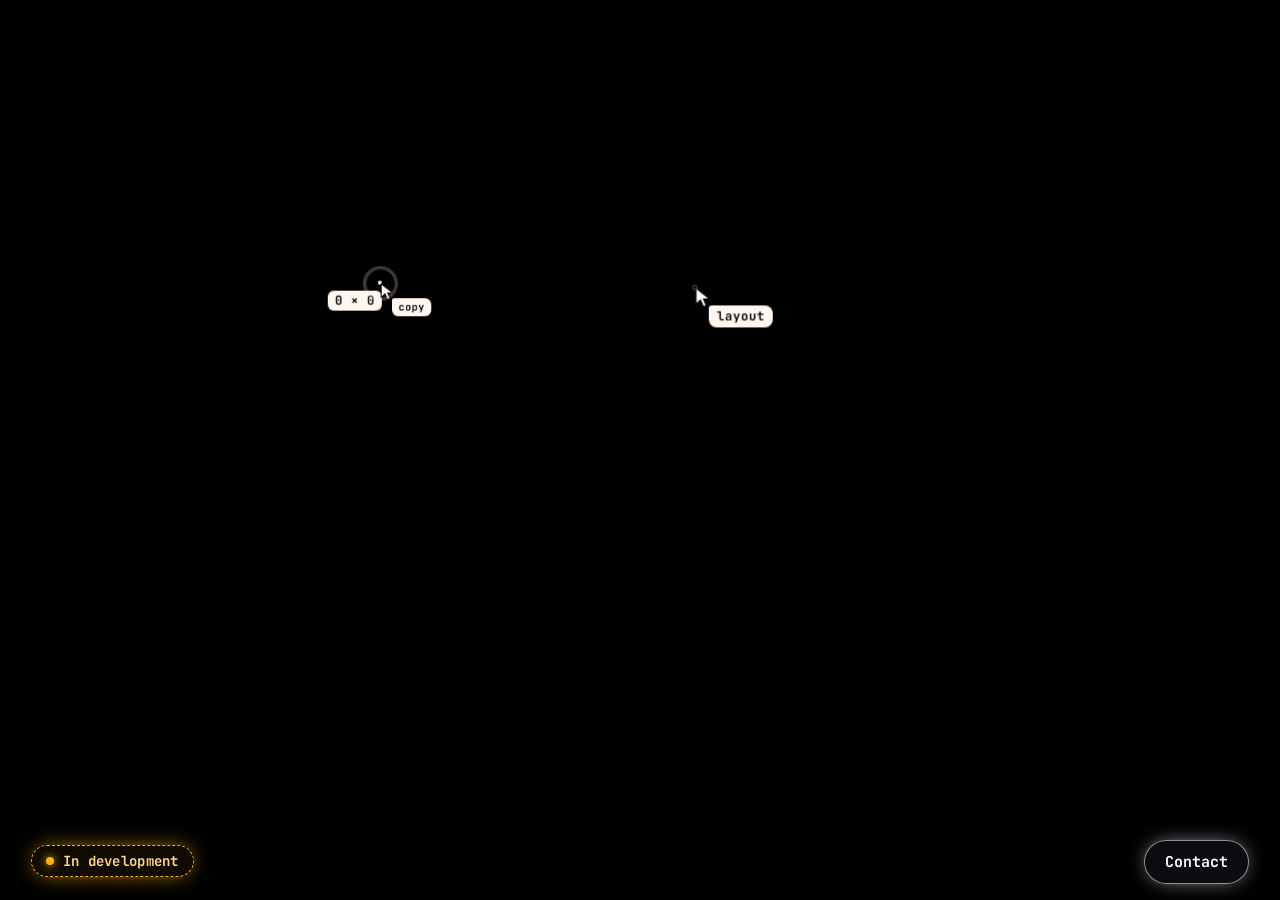
<file: index.html>
<!doctype html>
<html lang="en">
<head>
  <meta charset="utf-8">
  <meta name="viewport" content="width=device-width, initial-scale=1, viewport-fit=cover">
  <meta name="color-scheme" content="dark">
  <meta name="theme-color" content="#07080c">
  <title>Aran Ramakrishnan</title>
  <meta name="description" content="Aran Ramakrishnan studies computer science at UC San Diego: continual learning research, LLM tooling, and causal inference.">
  <link rel="icon" href="data:image/svg+xml,%3Csvg xmlns='http://www.w3.org/2000/svg' viewBox='0 0 32 32'%3E%3Crect y='4' width='32' height='28' rx='7' fill='%23ffb300'/%3E%3Crect y='12' width='32' height='20' rx='7' fill='%236f7bff'/%3E%3Crect y='20' width='32' height='12' rx='6' fill='%23c6ff2e'/%3E%3C/svg%3E">
  <link rel="preload" href="fonts/jetbrains-mono-latin-wght-normal.woff2" as="font" type="font/woff2" crossorigin>
  <link rel="stylesheet" href="styles.css?v=20261120b">
  <script>
    /* Holds the hero dark for the power-on. The timeout means a failed script can never hide the page. */
    if (matchMedia('(prefers-reduced-motion: no-preference)').matches) {
      document.documentElement.classList.add('pre');
      setTimeout(() => document.documentElement.classList.remove('pre'), 3000);
    }
  </script>
  <script src="light.js?v=20261120b" defer></script>
  <script src="main.js?v=20261120b" defer></script>
  <script src="vendor/gsap.min.js?v=20261120b" defer></script>
  <script src="vendor/ScrollTrigger.min.js?v=20261120b" defer></script>
  <script src="vendor/SplitText.min.js?v=20261120b" defer></script>
  <script src="motion.js?v=20261120b" defer></script>
  <script src="depth.js?v=20261120b" defer></script>
</head>
<body>
  <a class="skip" href="#remitly">Skip to the work</a>

  <canvas id="field" aria-hidden="true"></canvas>

  <main class="stack" id="stack">
    <span class="anchor" id="top"></span>
    <section class="sheet hero" data-scene="home" data-label="Aran">
      <h1 class="hero-name"><a href="#top">aran</a></h1>
      <button class="scroll-cue" type="button" aria-label="Reveal the lights">
        <span>scroll</span>
        <svg viewBox="0 0 20 20" aria-hidden="true"><path d="M5 8l5 5 5-5"/></svg>
      </button>
    </section>

    <span class="anchor" id="remitly"></span>
    <section class="sheet" data-scene="remitly" data-label="Remitly" aria-labelledby="h-remitly">
      <div class="head">
        <h2 id="h-remitly">Remitly: $30k a year, and why customers leave.</h2>
        <p>AI Development Intern (KDE), Seattle, July to August 2026.</p>
      </div>
      <div class="service" aria-live="polite">
        <p class="svc-name" id="rmBig">$30k</p>
        <p class="svc-what" id="rmWhat"></p>
        <dl class="facts">
          <div><dt id="rmK1"></dt><dd id="rmV1"></dd></div>
          <div><dt id="rmK2"></dt><dd id="rmV2"></dd></div>
        </dl>
      </div>
    </section>

    <span class="anchor" id="emg"></span>
    <section class="sheet" data-scene="emg" data-label="sEMG paper" aria-labelledby="h-emg">
      <canvas class="depth" id="depthEmg" aria-hidden="true"></canvas>
      <div class="head">
        <h2 id="h-emg">Learning new users without forgetting the old ones.</h2>
        <p>First-author paper, accepted to IEEE BioCAS 2026: adapting sEMG gesture recognition (hand gestures read from forearm muscle signals, for prosthetic control) to new users. Neuromorphic Computing Group, since September 2025.</p>
      </div>
      <div class="score">
        <p class="metric" id="scoreWhat" aria-live="polite">Forgetting with replay</p>
        <p class="big"><span id="scoreNum">1.8</span>%</p>
        <div class="meter" aria-hidden="true"><i id="scoreBar"></i></div>
        <p class="also">I compared 3 continual learning methods on NinaPro with HGRN and LSTM models; replay reached <b>83.3%</b> final accuracy. A 2×2 ablation traced a training collapse to batch ordering, not recurrent state. <a href="https://arxiv.org/abs/2610.34011">Read the paper</a></p>
        <p class="sample">Illustration: one ridge per user, learned front to back</p>
      </div>
    </section>

    <span class="anchor" id="sentry"></span>
    <section class="sheet" data-scene="sentry" data-label="Smart Sentry" aria-labelledby="h-sentry">
      <canvas class="depth" id="depthSentry" aria-hidden="true"></canvas>
      <div class="head">
        <h2 id="h-sentry">10k leads in, 150 meetings out.</h2>
        <p>GTM Engineering Intern at Smart Sentry AI, Sunnyvale, April to July 2026. I built an LLM-powered lead tool that runs inside the existing CRM workflow.</p>
      </div>
      <div class="service" aria-live="polite">
        <p class="svc-name" id="svcName">source</p>
        <p class="svc-what" id="svcWhat"></p>
        <dl class="facts">
          <div><dt>Result</dt><dd id="svcRes"></dd></div>
        </dl>
      </div>
    </section>

    <span class="anchor" id="sloth"></span>
    <section class="sheet" data-scene="sloth" data-label="SlothLab" aria-labelledby="h-sloth">
      <div class="head">
        <h2 id="h-sloth">95.0% F1 from 0.32% of the weights.</h2>
        <p>NLP Researcher at SlothLab, Santa Cruz, July 2025 to January 2026. I fine-tuned BERT, DistilBERT, RoBERTa, and DeBERTa-v3 across 12 LoRA configurations for named entity recognition on CoNLL-2003.</p>
        <p class="also">The best model then pulled the characters out of 100+ LLM-written stories. Long stories keep the main plot but often drop side characters.</p>
      </div>
    </section>

    <span class="anchor" id="symphony"></span>
    <section class="sheet" data-scene="symphony" data-label="Symphony" aria-labelledby="h-symphony">
      <div class="head">
        <h2 id="h-symphony">Symphony: watching coding agents work.</h2>
        <p>Co-founder since March 2026. $2k in seed funding at the 2026 Santa Cruz Launchpad, and an invite to Berkeley SkyDeck. I built the ingestion and the customizable analytics layer.</p>
      </div>
      <figure class="heat">
        <div class="grid" id="heat" role="img" aria-label="Sample heat map of agent usage by day and hour"></div>
        <figcaption><span id="heatNote" aria-live="polite"></span> <span class="sample">Sample data</span></figcaption>
      </figure>
    </section>

    <span class="anchor" id="school"></span>
    <section class="sheet" data-scene="school" data-label="Education" aria-labelledby="h-school">
      <div class="head">
        <h2 id="h-school">Computer science at UC San Diego, class of 2028.</h2>
        <p>Transferred from UC Santa Cruz: 3.93 GPA, Regent Merit Scholar. Coursework: algorithms, machine learning, systems design, systems programming, probability, linear algebra.</p>
      </div>
      <figure class="timeline">
        <ol class="gantt" id="gantt" aria-label="Timeline of school, research, and work"></ol>
        <div class="years" aria-hidden="true"><span>2024</span><span>2025</span><span>2026</span><span>2027</span><span>2028</span></div>
      </figure>
    </section>

    <span class="anchor" id="skills"></span>
    <section class="sheet" data-scene="skills" data-label="Skills" aria-labelledby="h-skills">
      <div class="head">
        <h2 id="h-skills">Skills, and where they show up.</h2>
        <p>Five groups. Pick one to see the whole list and where on this site it was used.</p>
      </div>
      <figure class="tui">
        <ol id="tui" aria-label="Skills by group"></ol>
        <figcaption><span id="tuiNote" aria-live="polite"></span></figcaption>
      </figure>
    </section>

    <span class="anchor" id="close"></span>
    <section class="sheet close" data-scene="home" data-label="Contact" aria-labelledby="h-close">
      <div class="head">
        <h2 id="h-close">Say hello.</h2>
        <p>I'm recruiting for summer 2027 internships.</p>
      </div>
      <nav class="contact" aria-label="Contact">
        <a href="mailto:aranr.dev@gmail.com"><span>Email</span><span>aranr.dev@gmail.com</span></a>
        <a href="resume.pdf"><span>Resume</span><span>PDF, one page</span></a>
        <a href="https://www.linkedin.com/in/aran-r74/"><span>LinkedIn</span><span>in/aran-r74</span></a>
        <a href="https://github.com/s1mpl6nam6"><span>GitHub</span><span>s1mpl6nam6</span></a>
        <a href="https://arxiv.org/abs/2610.34011"><span>Paper</span><span>arXiv 2610.34011</span></a>
      </nav>
      <pre class="ascii-art" role="img" aria-label="Aran, in ASCII letters">    ___    ____  ___    _   __
   /   |  / __ \/   |  / | / /
  / /| | / /_/ / /| | /  |/ /
 / ___ |/ _, _/ ___ |/ /|  /
/_/  |_/_/ |_/_/  |_/_/ |_/</pre>
      <footer>
        <a class="cta" href="mailto:aranr.dev@gmail.com">Email me</a>
        <p>Control grammar borrowed from Apple's Human Interface Guidelines. Not affiliated with Apple. The building cursors are a dramatization: this site was built with Claude Code.</p>
      </footer>
    </section>
  </main>

  <div class="wire" aria-hidden="true"><i id="wire"></i></div>

  <p class="dev-tag" role="note"><i aria-hidden="true"></i>In development</p>
  <a class="contact-link" href="#close">Contact</a>

  <div class="bar glass" id="bar" data-tone="light" role="toolbar" aria-label="Page controls">
    <a class="pill" id="backBtn" href="#top" aria-label="Back to the lights">
      <svg viewBox="0 0 20 20" aria-hidden="true"><path d="M12 5l-5 5 5 5"/></svg>
      <span>Back</span>
    </a>
    <div class="ctl" id="ctl"></div>
  </div>

  <svg class="defs" width="0" height="0" aria-hidden="true">
    <filter id="lens" x="0" y="0" width="1" height="1" filterUnits="userSpaceOnUse" color-interpolation-filters="sRGB">
      <feImage id="lensMap" x="0" y="0" preserveAspectRatio="none" result="map"/>
      <feDisplacementMap in="SourceGraphic" in2="map" scale="34" xChannelSelector="R" yChannelSelector="G"/>
    </filter>
  </svg>
</body>
</html>
</file>
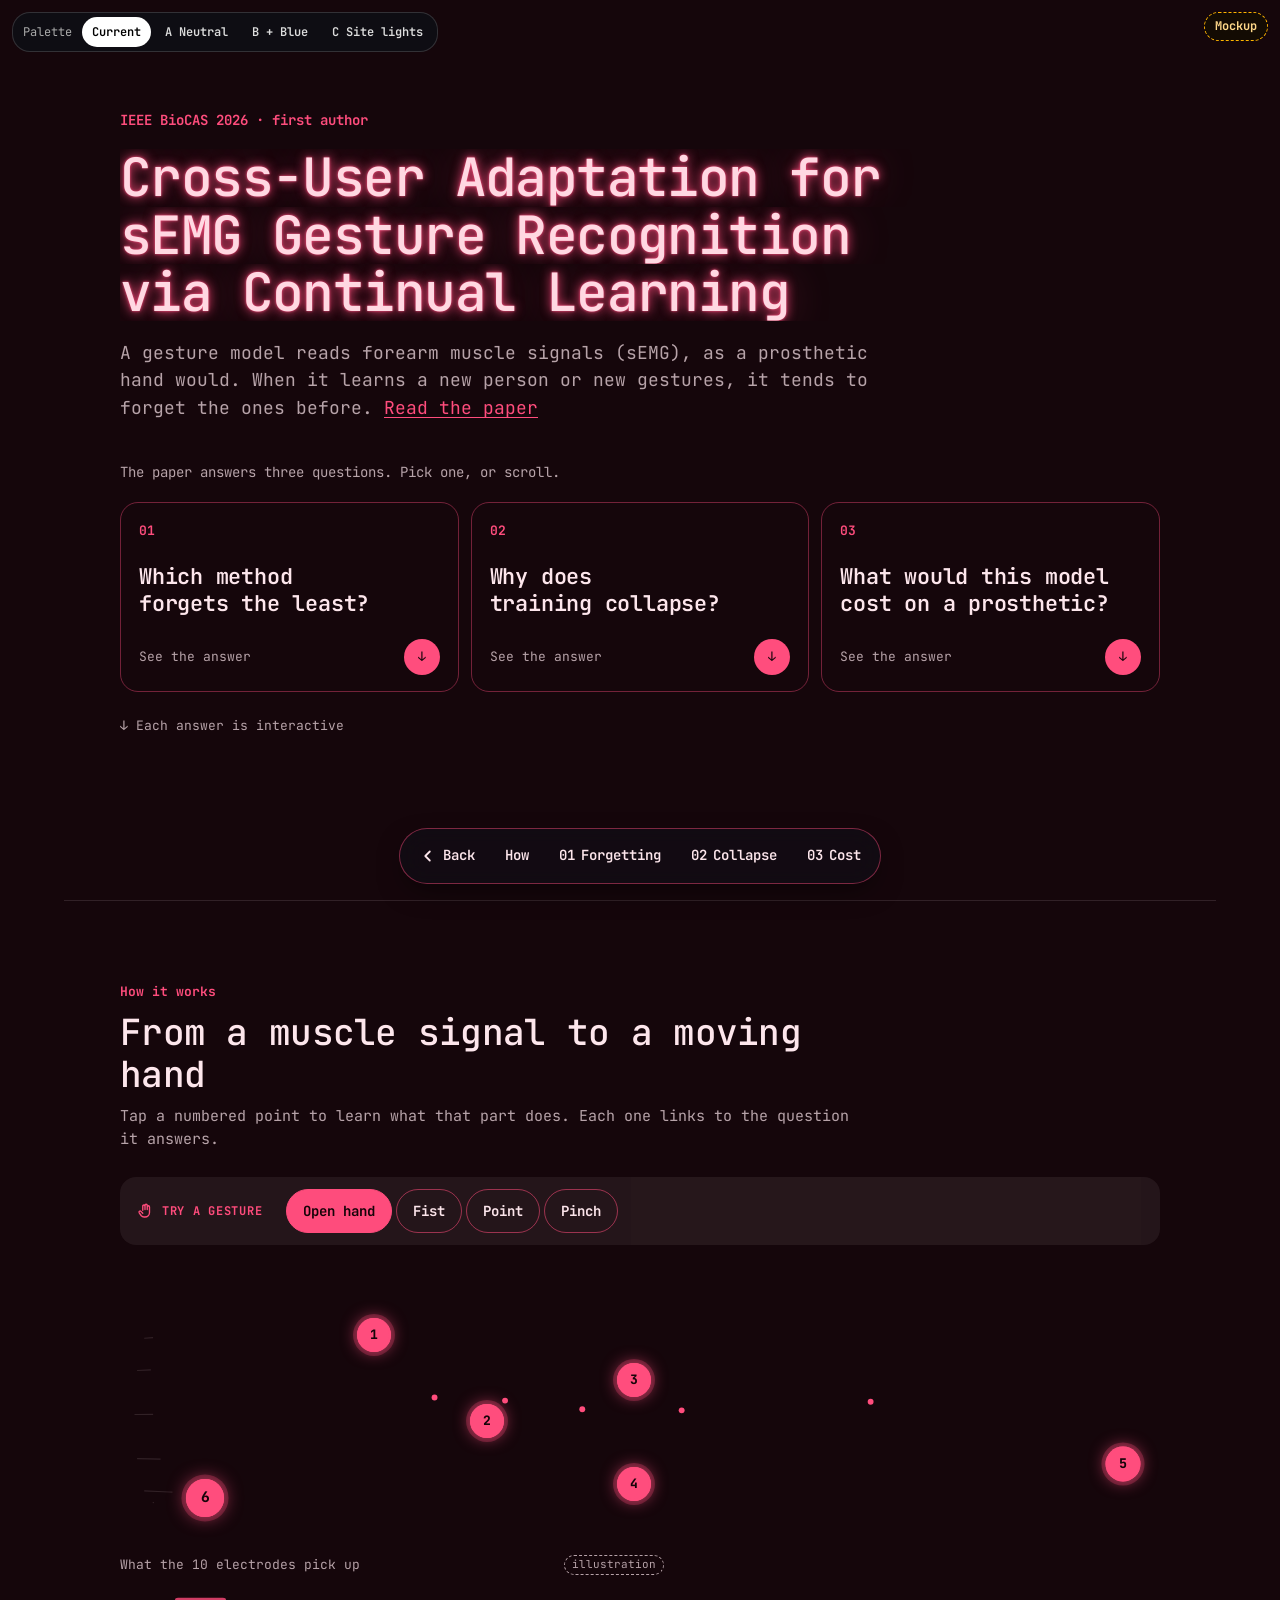
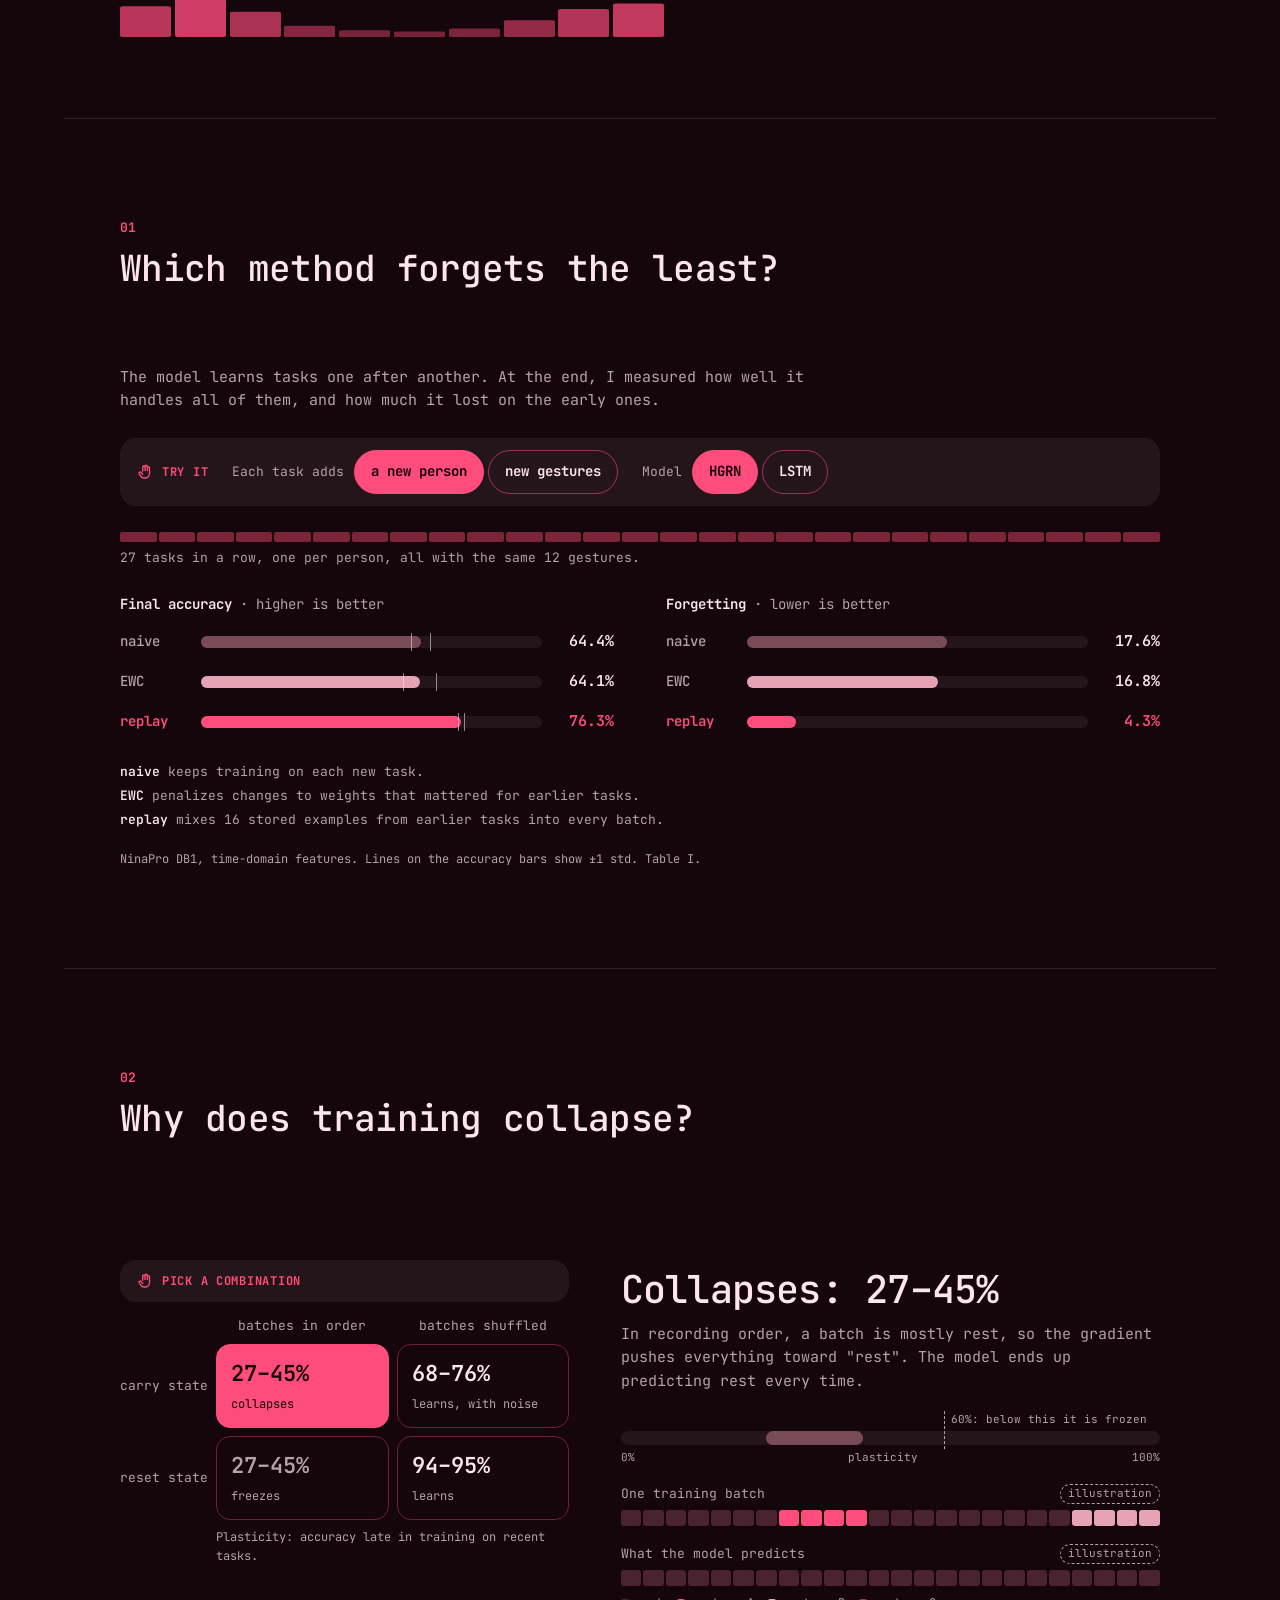
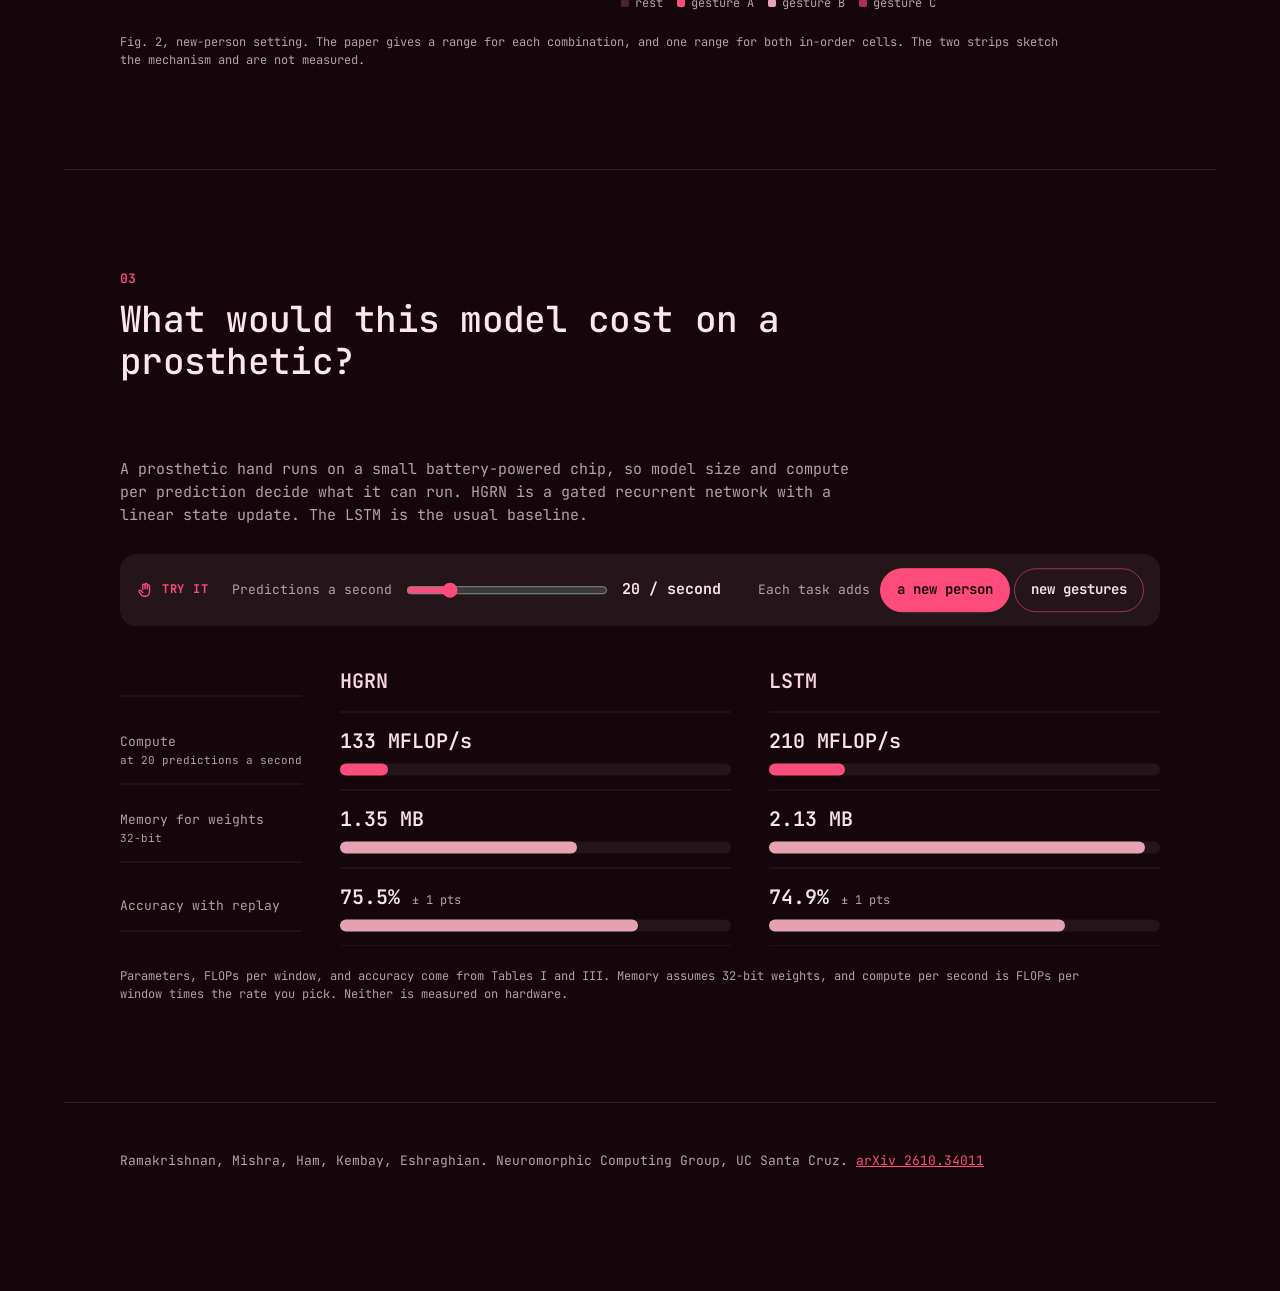
<file: mockups/emg.html>
<!doctype html>
<html lang="en">
<head>
<meta charset="utf-8">
<meta name="viewport" content="width=device-width, initial-scale=1">
<meta name="color-scheme" content="dark">
<title>sEMG paper mockup</title>
<script src="../vendor/gsap.min.js" defer></script>
<script src="../vendor/ScrollTrigger.min.js" defer></script>
<script src="../vendor/SplitText.min.js" defer></script>
<style>
@font-face { font-family: "JetBrains Mono"; src: url("../fonts/jetbrains-mono-latin-wght-normal.woff2") format("woff2"); font-weight: 100 800; }
:root {
  --bg: #15060b; --neon: #ff4d7d; --ink: #fde6ec;
  --muted: color-mix(in srgb, var(--ink) 70%, var(--bg));
  --line: color-mix(in srgb, var(--ink) 12%, transparent);
  --well: color-mix(in srgb, var(--ink) 7%, transparent);
  --code: "JetBrains Mono", ui-monospace, Menlo, monospace;
  --ease: cubic-bezier(.22, 1, .36, 1);
  /* Three methods, three strengths of the one gas. */
  --replay: var(--neon); --ewc: #e9a3b6; --naive: #7a4b58;
}
* { box-sizing: border-box; }
html { scroll-behavior: smooth; }
body { margin: 0; background: var(--bg); color: var(--ink); font: 400 15px/1.55 var(--code); -webkit-font-smoothing: antialiased; }
h1, h2, p, dl, dd, ul { margin: 0; padding: 0; }
ul { list-style: none; }
button, input { font: inherit; color: inherit; }
:focus-visible { outline: 2px solid var(--neon); outline-offset: 3px; border-radius: 8px; }

.wrap { max-width: 72rem; margin: 0 auto; padding: 0 clamp(20px, 5vw, 56px); }

/* Intro: the paper, then the three questions it answers. Each question is a door to its answer. */
.intro { min-height: 100svh; display: flex; flex-direction: column; justify-content: center; gap: 18px; padding-block: 56px 110px; }
.venue { font-size: .875rem; color: var(--neon); font-weight: 650; }
h1 {
  font-size: clamp(1.9rem, 4.2vw, 3.3rem); font-weight: 500; line-height: 1.08; letter-spacing: -.03em; text-wrap: balance; max-width: 19em;
  color: color-mix(in srgb, var(--neon) 22%, #fff);
  text-shadow: 0 0 .05em var(--neon), 0 0 .2em var(--neon), 0 0 .8em color-mix(in srgb, var(--neon) 40%, transparent);
}
.lede { font-size: clamp(1rem, 1.4vw, 1.125rem); color: var(--muted); max-width: 42em; text-wrap: pretty; }
.lede a { color: var(--neon); text-underline-offset: 3px; }
.qs-title { margin-top: 22px; font-size: .875rem; color: var(--muted); }
.qs { display: grid; grid-template-columns: repeat(3, 1fr); gap: 12px; }
.q {
  position: relative; display: flex; flex-direction: column; justify-content: space-between; gap: 22px;
  min-height: 190px; padding: 18px 18px 16px; border-radius: 18px; text-decoration: none; color: var(--ink);
  border: 1.5px solid color-mix(in srgb, var(--neon) 40%, transparent);
  transition: border-color .2s, background-color .2s, transform .25s var(--ease);
}
.q .n { font-size: .8125rem; font-weight: 650; color: var(--neon); }
.q strong { font-size: clamp(1.125rem, 1.7vw, 1.375rem); font-weight: 600; line-height: 1.25; letter-spacing: -.01em; text-wrap: balance; }
.q .go { display: flex; justify-content: space-between; align-items: center; font-size: .8125rem; color: var(--muted); }
.q .go i { display: grid; place-items: center; width: 36px; height: 36px; border-radius: 50%; background: var(--neon); color: #160409; font-style: normal; font-weight: 700; transition: transform .25s var(--ease); }
@media (hover: hover) {
  .q:hover { border-color: var(--neon); background: color-mix(in srgb, var(--neon) 9%, transparent); transform: translateY(-3px); }
  .q:hover .go i { transform: translateY(3px); }
}
.q:active { transform: scale(.98); }
.scroll-hint { display: flex; align-items: center; gap: 8px; font-size: .8125rem; color: var(--muted); margin-top: 6px; }
@media (prefers-reduced-motion: no-preference) { .scroll-hint span { animation: nudge 1.6s ease-in-out infinite; } }
@keyframes nudge { 50% { transform: translateY(4px); } }

/* Each answer: the question again, the short answer, and something to try. */
.answer-sec { padding-block: clamp(64px, 11vh, 120px); border-top: 1px solid var(--line); scroll-margin-top: 0; }
.ahead { display: grid; gap: 10px; max-width: 46rem; margin-bottom: 26px; }
.num { font-size: .8125rem; font-weight: 650; color: var(--neon); }
h2 { font-size: clamp(1.5rem, 3vw, 2.25rem); font-weight: 500; letter-spacing: -.02em; line-height: 1.15; }
.short { font-size: clamp(1.0625rem, 1.6vw, 1.25rem); line-height: 1.4; text-wrap: pretty; }
.short em { font-style: normal; color: var(--neon); font-weight: 650; font-variant-numeric: tabular-nums; }
.ahead .why { color: var(--muted); text-wrap: pretty; }
.src { font-size: .75rem; color: var(--muted); margin-top: 20px; max-width: 60rem; }

/* The control area: a labelled well, so it reads as the place to act. */
.try { display: flex; flex-wrap: wrap; align-items: center; gap: 12px 24px; padding: 12px 16px; border-radius: 16px; background: var(--well); margin-bottom: 26px; }
.try-label { display: inline-flex; align-items: center; gap: 8px; font-size: .75rem; font-weight: 700; color: var(--neon); letter-spacing: .06em; text-transform: uppercase; }
.try-label svg { width: 18px; height: 18px; fill: none; stroke: currentColor; stroke-width: 1.8; stroke-linecap: round; stroke-linejoin: round; }
.group { display: flex; align-items: center; gap: 10px; flex-wrap: wrap; }
.group > span { font-size: .8125rem; color: var(--muted); }
.seg { display: inline-flex; gap: 4px; }
.seg button {
  min-height: 44px; padding: 0 16px; border-radius: 22px; cursor: pointer;
  border: 1.5px solid color-mix(in srgb, var(--neon) 55%, transparent); background: none;
  font-size: .875rem; font-weight: 650; white-space: nowrap;
  transition: background-color .2s, color .2s, border-color .2s, transform .15s var(--ease);
}
.seg button[aria-pressed="true"] { background: var(--neon); border-color: var(--neon); color: #160409; }
.seg button:active { transform: scale(.96); }
@media (hover: hover) { .seg button:not([aria-pressed="true"]):hover { background: color-mix(in srgb, var(--neon) 18%, transparent); border-color: var(--neon); } }
/* Until a section is used once, one control in it pulses so the eye finds it. */
.hint { animation: hint 1.8s ease-in-out infinite; }
@keyframes hint { 0%, 100% { box-shadow: 0 0 0 0 color-mix(in srgb, var(--neon) 60%, transparent); } 55% { box-shadow: 0 0 0 8px transparent; } }

/* 01 */
.stream { display: flex; gap: 2px; height: 10px; margin-bottom: 6px; }
.stream i { flex: 1; border-radius: 2px; background: color-mix(in srgb, var(--neon) 45%, transparent); }
.stream-cap { font-size: .8125rem; color: var(--muted); margin-bottom: 26px; }
.charts { display: grid; grid-template-columns: 1fr 1fr; gap: 20px clamp(24px, 4vw, 56px); }
.chart h3 { margin: 0 0 6px; font-size: .875rem; font-weight: 650; }
.chart h3 span { color: var(--muted); font-weight: 400; }
.row { display: grid; grid-template-columns: 4.6em 1fr 4em; gap: 12px; align-items: center; min-height: 40px; }
.row > b { font-weight: 500; font-size: .875rem; color: var(--muted); }
.track { position: relative; height: 12px; border-radius: 6px; background: var(--well); }
.fill { position: absolute; inset: 0 auto 0 0; border-radius: 6px; background: var(--c); width: 0; transition: width .7s var(--ease); }
.whisk { position: absolute; top: -3px; bottom: -3px; border-inline: 1.5px solid color-mix(in srgb, var(--ink) 55%, transparent); transition: left .7s var(--ease), width .7s var(--ease); }
.val { text-align: right; font-variant-numeric: tabular-nums; font-weight: 600; }
.row.best > b, .row.best .val { color: var(--neon); font-weight: 650; }
.legend-methods { display: grid; gap: 4px; margin-top: 20px; font-size: .8125rem; color: var(--muted); }
.legend-methods b { color: var(--ink); font-weight: 600; }

/* 02: the 2×2 is the control. */
.abl { display: grid; grid-template-columns: minmax(0, 5fr) minmax(0, 6fr); gap: clamp(24px, 4vw, 56px); align-items: start; }
.grid22 { display: grid; grid-template-columns: auto 1fr 1fr; gap: 8px; }
.grid22 > span { font-size: .8125rem; color: var(--muted); align-self: center; }
.grid22 > span.col { text-align: center; }
.cell {
  display: grid; gap: 2px; justify-items: start; min-height: 84px; padding: 12px 14px; border-radius: 14px; cursor: pointer; text-align: left;
  border: 1.5px solid color-mix(in srgb, var(--neon) 40%, transparent); background: none;
  transition: background-color .2s, border-color .2s, transform .15s var(--ease);
}
.cell b { font-size: 1.375rem; font-weight: 600; font-variant-numeric: tabular-nums; }
.cell small { font-size: .75rem; color: var(--muted); }
.cell.low b { color: var(--muted); }
.cell[aria-pressed="true"] { background: var(--neon); border-color: var(--neon); color: #160409; }
.cell[aria-pressed="true"] small, .cell[aria-pressed="true"].low b { color: #160409; }
.cell:active { transform: scale(.97); }
@media (hover: hover) { .cell:not([aria-pressed="true"]):hover { background: color-mix(in srgb, var(--neon) 14%, transparent); border-color: var(--neon); } }
.grid-cap { grid-column: 2 / -1; font-size: .75rem; color: var(--muted); }
.result { display: grid; gap: 18px; }
.verdict b { display: block; font-size: clamp(1.6rem, 3.2vw, 2.4rem); font-weight: 500; letter-spacing: -.02em; color: color-mix(in srgb, var(--neon) 22%, #fff); }
.verdict.low b { color: var(--ink); }
.verdict p { color: var(--muted); margin-top: 4px; text-wrap: pretty; min-height: 4.6em; }
.gauge { position: relative; height: 14px; border-radius: 7px; background: var(--well); margin-top: 20px; }
.band { position: absolute; top: 0; bottom: 0; border-radius: 7px; background: var(--neon); transition: left .6s var(--ease), width .6s var(--ease), background-color .3s; }
.band.low { background: var(--naive); }
.thresh { position: absolute; top: -20px; bottom: -4px; left: 60%; border-left: 1.5px dashed var(--muted); }
.thresh span { position: absolute; top: 0; left: 6px; font-size: .6875rem; color: var(--muted); white-space: nowrap; }
.axis { display: flex; justify-content: space-between; font-size: .6875rem; color: var(--muted); margin-top: 4px; }
.strip-label { display: flex; justify-content: space-between; gap: 12px; font-size: .8125rem; color: var(--muted); margin-bottom: 6px; }
.strip-label i { font-style: normal; font-size: .6875rem; border: 1px dashed currentColor; border-radius: 999px; padding: 0 7px; }
.strip { display: grid; grid-template-columns: repeat(24, 1fr); gap: 2px; }
.strip i { height: 16px; border-radius: 3px; background: var(--g); transition: background-color .35s; }
.key { display: flex; flex-wrap: wrap; gap: 4px 14px; font-size: .75rem; color: var(--muted); margin-top: 8px; }
.key span::before { content: ""; display: inline-block; width: 8px; height: 8px; border-radius: 2px; background: var(--g); margin-right: 6px; }

/* 03 */
.rate { display: flex; align-items: center; gap: 12px; flex: 1 1 18rem; }
.rate input { flex: 1; accent-color: var(--neon); min-height: 44px; cursor: pointer; border-radius: 999px; }
.rate output { min-width: 7.5em; font-weight: 650; font-variant-numeric: tabular-nums; }
.cost { display: grid; grid-template-columns: auto 1fr 1fr; gap: 0 clamp(16px, 3vw, 40px); align-items: center; }
.cost > * { padding-block: 14px; border-bottom: 1px solid var(--line); }
.cost .h { font-size: 1.25rem; font-weight: 600; color: color-mix(in srgb, var(--neon) 22%, #fff); }
.cost .k { font-size: .8125rem; color: var(--muted); }
.cost .k small { display: block; font-size: .6875rem; }
.cost .v { display: grid; gap: 6px; }
.cost .v b { font-size: 1.25rem; font-weight: 600; font-variant-numeric: tabular-nums; }
.cost .v small { color: var(--muted); font-weight: 400; font-size: .75rem; }

.foot { padding-block: 48px 120px; border-top: 1px solid var(--line); color: var(--muted); font-size: .8125rem; }

/* Bar: Back, and the three questions, lit as you scroll. */
.bar { position: fixed; left: 50%; bottom: 16px; translate: -50% 0; z-index: 5; display: flex; gap: 2px; align-items: center; height: 56px; padding: 6px; border-radius: 28px; max-width: calc(100vw - 24px);
  background: rgb(14 15 21 / .72); -webkit-backdrop-filter: blur(14px) saturate(190%); backdrop-filter: blur(14px) saturate(190%);
  box-shadow: 0 10px 30px -10px rgb(0 0 0 / .7), inset 0 0 0 1px color-mix(in srgb, var(--neon) 45%, transparent); }
.bar a { display: inline-flex; align-items: center; gap: 6px; height: 44px; padding: 0 14px; border-radius: 22px; color: var(--ink); text-decoration: none; font-weight: 600; font-size: .875rem; white-space: nowrap; transition: background-color .2s, color .2s; }
.bar a.on { background: var(--neon); color: #160409; }
.bar a svg { width: 18px; height: 18px; fill: none; stroke: currentColor; stroke-width: 2; stroke-linecap: round; stroke-linejoin: round; }
@media (hover: hover) { .bar a:not(.on):hover { background: color-mix(in srgb, #fff 12%, transparent); } }
.mock { position: fixed; top: 12px; right: 12px; z-index: 6; font-size: .75rem; font-weight: 650; color: #ffd98a; border: 1.5px dashed #ffb300; border-radius: 999px; padding: 4px 10px; background: rgb(19 13 3 / .85); }

@media (max-width: 820px) {
  .qs, .charts, .abl { grid-template-columns: 1fr; }
  .q { min-height: 0; flex-direction: row; align-items: center; gap: 14px; padding: 14px 16px; }
  .q .go span { display: none; }
  .bar .back span, .bar .n { display: none; }
  .bar a { padding: 0 11px; }
}
@media (prefers-reduced-motion: reduce) { html { scroll-behavior: auto; } *, *::before, *::after { transition: none !important; animation: none !important; } }

/* How it works: a wireframe arm with numbered points. */
.arm-sec { padding-block: clamp(56px, 9vh, 100px); border-top: 1px solid var(--line); }
.arm-fig { position: relative; aspect-ratio: 920 / 235; margin-top: 8px; }
#arm { position: absolute; inset: 0; width: 100%; height: 100%; overflow: visible; }
#arm .finger rect, #arm .finger circle { vector-effect: non-scaling-stroke; }
#arm .mesh path { fill: none; stroke: var(--ink); stroke-width: 1; opacity: .38; }
#arm .mesh.back path { opacity: .12; }
#arm .edge path { fill: none; stroke: var(--ink); stroke-width: 1.6; opacity: .85; }
#arm .finger rect { fill: color-mix(in srgb, var(--ink) 5%, var(--bg)); stroke: var(--ink); stroke-width: 1.3; opacity: .9; }
#arm .finger circle { fill: var(--bg); stroke: var(--ink); stroke-width: 1.2; }
#arm .electrode { fill: var(--neon); }
#arm .electrode.back { opacity: .3; }
#arm .trace { fill: none; stroke: var(--neon); stroke-width: 1.2; opacity: .55; stroke-dasharray: 3 4; }
#arm .chip { fill: color-mix(in srgb, var(--neon) 14%, var(--bg)); stroke: var(--neon); stroke-width: 1.4; }
#arm .chip-pin { stroke: var(--neon); stroke-width: 1.2; }
#arm .pulse { fill: var(--neon); }
#arm .chip-label { fill: var(--neon); font: 700 11px var(--code); letter-spacing: .06em; }
.spot {
  position: absolute; translate: -50% -50%; z-index: 2;
  display: grid; place-items: center; width: 34px; height: 34px; border-radius: 50%; border: 0; cursor: pointer;
  background: var(--neon); color: #160409; font-weight: 750; font-size: .8125rem;
  box-shadow: 0 0 0 4px color-mix(in srgb, var(--neon) 25%, transparent), 0 0 18px -2px var(--neon);
  transition: transform .2s var(--ease), background-color .2s;
}
/* A larger invisible target, so the dot is easy to hit. */
.spot::before { content: ""; position: absolute; inset: -6px; border-radius: 50%; }
.spot::after { content: ""; position: absolute; inset: 0; border-radius: 50%; border: 2px solid var(--neon); animation: ping 2.2s ease-out infinite; animation-delay: var(--d, 0s); pointer-events: none; }
@keyframes ping { 0% { transform: scale(1); opacity: .8; } 70%, 100% { transform: scale(2.1); opacity: 0; } }
.spot[aria-expanded="true"] { background: #fff; }
.spot[aria-expanded="true"]::after { animation: none; opacity: 0; }
@media (hover: hover) { .spot:hover { transform: scale(1.12); } }
.tip {
  position: absolute; z-index: 3; width: min(320px, 86vw); padding: 14px 16px 12px; border-radius: 14px;
  background: color-mix(in srgb, var(--ink) 6%, #0b0a0d); border: 1px solid color-mix(in srgb, var(--neon) 55%, transparent);
  box-shadow: 0 18px 40px -12px rgb(0 0 0 / .8), 0 0 24px -10px var(--neon);
  font-size: .8125rem; line-height: 1.5; color: var(--muted);
}
.tip[hidden] { display: none; }
.tip h3 { margin: 0 0 6px; font-size: 1rem; color: var(--ink); font-weight: 650; padding-right: 28px; }
.tip .x { position: absolute; top: 6px; right: 6px; width: 32px; height: 32px; border: 0; border-radius: 50%; background: none; color: var(--muted); cursor: pointer; font-size: 1.1rem; }
.tip .x:hover { background: var(--well); color: var(--ink); }
.tip a { display: inline-flex; align-items: center; gap: 6px; margin-top: 10px; min-height: 36px; padding: 0 12px; border-radius: 18px; background: var(--neon); color: #160409; font-weight: 650; text-decoration: none; }
@media (prefers-reduced-motion: no-preference) { .tip:not([hidden]) { animation: tip-in .25s var(--ease); } }
@keyframes tip-in { from { opacity: 0; translate: 0 6px; } }
.channels { margin-top: 18px; max-width: 34rem; }
.chan { display: grid; grid-template-columns: repeat(10, 1fr); gap: 4px; height: 56px; align-items: end; }
.chan i { display: block; height: 100%; border-radius: 3px; background: var(--neon); transform-origin: bottom; transform: scaleY(var(--v, .1)); opacity: calc(.35 + var(--v, .1) * .65); transition: transform .6s var(--ease), opacity .6s; }
@media (max-width: 700px) {
  .arm-fig { aspect-ratio: 920 / 260; }
  .spot { width: 28px; height: 28px; font-size: .75rem; }
  /* On a phone the tooltip sits under the drawing, full width. */
  .tip { position: relative; left: 0 !important; top: 0 !important; width: 100%; margin-top: 12px; }
  .arm-stage { display: flex; flex-direction: column; }
}

/* Before a section is reached its bars sit empty, then fill once it is on screen. */
.answer-sec.pre .fill, .answer-sec.pre .band { width: 0 !important; }

/* Palette previews (mockup only). Each keeps rose as the one accent for answers and controls. */
.pal { position: fixed; top: 12px; left: 12px; z-index: 6; display: flex; flex-wrap: wrap; gap: 4px; align-items: center; max-width: calc(100vw - 110px); padding: 4px; border-radius: 18px; background: rgb(14 15 21 / .88); border: 1px solid rgb(255 255 255 / .15); font-size: .75rem; }
.pal span { padding: 0 6px; color: #aaa; }
.pal button { min-height: 30px; padding: 0 10px; border: 0; border-radius: 999px; background: none; color: #ddd; cursor: pointer; font-weight: 600; }
.pal button[aria-pressed="true"] { background: #fff; color: #000; }
/* A, B, C share a neutral ground; rose stays only where it means something. */
[data-palette] { --bg: #0d0c0f; --ink: #ecebef; --naive: #4a4851; --ewc: #8e8b96; }
[data-palette] h1, [data-palette] .cost .h, [data-palette] .verdict b { color: #fff; text-shadow: none; }
[data-palette] .q { border-color: var(--line); background: color-mix(in srgb, #fff 3%, transparent); }
[data-palette] .cell, [data-palette] .seg button:not([aria-pressed="true"]) { border-color: color-mix(in srgb, var(--ink) 26%, transparent); }
[data-palette] .stream i { background: color-mix(in srgb, var(--ink) 28%, transparent); }
/* B: one cool hue against the rose, so comparisons read as two colours, not shades of one red. */
[data-palette="cool"] { --ewc: #8fb0ff; }
[data-palette="cool"] .m-ewc { color: #8fb0ff; }
[data-palette="cool"] #costTable .v:nth-child(3n) .fill { background: #8fb0ff !important; }
/* C: each question takes the colour of one of the site's lights. */
[data-palette="lights"] #q2 { --neon: #ffb300; }
[data-palette="lights"] #q3 { --neon: #22e6ff; }
[data-palette="lights"] #q3 .fill { background: #22e6ff !important; }
</style>
</head>
<body>
<p class="mock">Mockup</p>
<div class="pal" role="group" aria-label="Palette preview"><span>Palette</span><button data-p="rose" aria-pressed="true">Current</button><button data-p="neutral" aria-pressed="false">A Neutral</button><button data-p="cool" aria-pressed="false">B + Blue</button><button data-p="lights" aria-pressed="false">C Site lights</button></div>

<main>
  <header class="intro wrap" id="top">
    <p class="venue">IEEE BioCAS 2026 · first author</p>
    <h1>Cross-User Adaptation for sEMG Gesture Recognition via Continual Learning</h1>
    <p class="lede">A gesture model reads forearm muscle signals (sEMG), as a prosthetic hand would. When it learns a new person or new gestures, it tends to forget the ones before. <a href="https://arxiv.org/abs/2610.34011">Read the paper</a></p>
    <p class="qs-title">The paper answers three questions. Pick one, or scroll.</p>
    <nav class="qs" aria-label="Questions">
      <a class="q" href="#q1"><span class="n">01</span><strong>Which method forgets the least?</strong><span class="go"><span>See the answer</span><i aria-hidden="true">↓</i></span></a>
      <a class="q" href="#q2"><span class="n">02</span><strong>Why does training collapse?</strong><span class="go"><span>See the answer</span><i aria-hidden="true">↓</i></span></a>
      <a class="q" href="#q3"><span class="n">03</span><strong>What would this model cost on a prosthetic?</strong><span class="go"><span>See the answer</span><i aria-hidden="true">↓</i></span></a>
    </nav>
    <p class="scroll-hint"><span aria-hidden="true">↓</span> Each answer is interactive</p>
  </header>

  <!-- How it works: the arm -->
  <section class="arm-sec wrap" id="how" aria-labelledby="h-how">
    <div class="ahead">
      <p class="num">How it works</p>
      <h2 id="h-how">From a muscle signal to a moving hand</h2>
      <p class="why">Tap a numbered point to learn what that part does. Each one links to the question it answers.</p>
    </div>
    <div class="arm-stage">
      <div class="try">
        <span class="try-label"><svg viewBox="0 0 24 24" aria-hidden="true"><path d="M9 11V5.5a1.5 1.5 0 013 0V10m0 0V4.5a1.5 1.5 0 013 0V10m0 0V6.5a1.5 1.5 0 013 0V14a6 6 0 01-6 6h-1.2a5 5 0 01-4-2L4.3 14.4a1.5 1.5 0 012.3-1.9L9 15"/></svg>Try a gesture</span>
        <div class="seg" id="gestures" role="group" aria-label="Gesture">
          <button aria-pressed="true" data-g="open">Open hand</button><button aria-pressed="false" data-g="fist" class="hint">Fist</button><button aria-pressed="false" data-g="point">Point</button><button aria-pressed="false" data-g="pinch">Pinch</button>
        </div>
      </div>
      <div class="arm-fig">
        <svg id="arm" viewBox="40 145 920 235" role="img" aria-label="Wireframe of a prosthetic forearm and hand: a band of electrodes, a model chip, and jointed fingers"></svg>
        <div id="spots"></div>
        <div class="tip" id="tip" role="dialog" aria-live="polite" hidden></div>
      </div>
      <div class="channels">
        <p class="strip-label"><span>What the 10 electrodes pick up</span><i>illustration</i></p>
        <div class="chan" id="chan" aria-hidden="true"></div>
      </div>
    </div>
  </section>

  <!-- 01: Table I -->
  <section class="answer-sec wrap" id="q1" aria-labelledby="h1q">
    <div class="ahead">
      <p class="num">01</p>
      <h2 id="h1q">Which method forgets the least?</h2>
      <p class="short" id="short1" aria-live="polite"></p>
      <p class="why">The model learns tasks one after another. At the end, I measured how well it handles all of them, and how much it lost on the early ones.</p>
    </div>
    <div class="try">
      <span class="try-label"><svg viewBox="0 0 24 24" aria-hidden="true"><path d="M9 11V5.5a1.5 1.5 0 013 0V10m0 0V4.5a1.5 1.5 0 013 0V10m0 0V6.5a1.5 1.5 0 013 0V14a6 6 0 01-6 6h-1.2a5 5 0 01-4-2L4.3 14.4a1.5 1.5 0 012.3-1.9L9 15"/></svg>Try it</span>
      <div class="group"><span>Each task adds</span><div class="seg" data-key="setting" role="group" aria-label="Each task adds">
        <button aria-pressed="true" data-v="dil">a new person</button><button aria-pressed="false" data-v="cil" class="hint">new gestures</button></div></div>
      <div class="group"><span>Model</span><div class="seg" data-key="model" role="group" aria-label="Model">
        <button aria-pressed="true" data-v="HGRN">HGRN</button><button aria-pressed="false" data-v="LSTM">LSTM</button></div></div>
    </div>
    <div class="stream" id="stream" aria-hidden="true"></div>
    <p class="stream-cap" id="streamCap"></p>
    <div class="charts">
      <div class="chart"><h3>Final accuracy <span>· higher is better</span></h3><div id="acc"></div></div>
      <div class="chart"><h3>Forgetting <span>· lower is better</span></h3><div id="frg"></div></div>
    </div>
    <ul class="legend-methods">
      <li><b>naive</b> keeps training on each new task.</li>
      <li><b>EWC</b> penalizes changes to weights that mattered for earlier tasks.</li>
      <li><b>replay</b> mixes 16 stored examples from earlier tasks into every batch.</li>
    </ul>
    <p class="src">NinaPro DB1, time-domain features. Lines on the accuracy bars show ±1 std. Table I.</p>
  </section>

  <!-- 02: Fig. 2 -->
  <section class="answer-sec wrap" id="q2" aria-labelledby="h2q">
    <div class="ahead">
      <p class="num">02</p>
      <h2 id="h2q">Why does training collapse?</h2>
      <p class="short">Batch order. Fed in recording order, the model sees mostly rest and learns to predict <em>rest</em> for everything. The recurrent state was the other suspect, and it was not the cause.</p>
    </div>
    <div class="abl">
      <div>
        <div class="try" style="margin-bottom:14px">
          <span class="try-label"><svg viewBox="0 0 24 24" aria-hidden="true"><path d="M9 11V5.5a1.5 1.5 0 013 0V10m0 0V4.5a1.5 1.5 0 013 0V10m0 0V6.5a1.5 1.5 0 013 0V14a6 6 0 01-6 6h-1.2a5 5 0 01-4-2L4.3 14.4a1.5 1.5 0 012.3-1.9L9 15"/></svg>Pick a combination</span>
        </div>
        <div class="grid22" role="group" aria-label="Ablation combinations">
          <span></span><span class="col">batches in order</span><span class="col">batches shuffled</span>
          <span>carry state</span><button class="cell" data-k="0-1"></button><button class="cell hint" data-k="1-1"></button>
          <span>reset state</span><button class="cell" data-k="0-0"></button><button class="cell" data-k="1-0"></button>
          <p class="grid-cap">Plasticity: accuracy late in training on recent tasks.</p>
        </div>
      </div>
      <div class="result">
        <div class="verdict" id="verdict" aria-live="polite"><b id="vTitle"></b><p id="vTxt"></p></div>
        <div>
          <div class="gauge" aria-hidden="true"><div class="band" id="band"></div><div class="thresh"><span>60%: below this it is frozen</span></div></div>
          <div class="axis" aria-hidden="true"><span>0%</span><span>plasticity</span><span>100%</span></div>
        </div>
        <div>
          <p class="strip-label"><span>One training batch</span><i>illustration</i></p>
          <div class="strip" id="batch" aria-hidden="true"></div>
        </div>
        <div>
          <p class="strip-label"><span>What the model predicts</span><i>illustration</i></p>
          <div class="strip" id="preds" aria-hidden="true"></div>
          <p class="key"><span style="--g:#4a2430">rest</span><span style="--g:#ff4d7d">gesture A</span><span style="--g:#e9a3b6">gesture B</span><span style="--g:#a8305a">gesture C</span></p>
        </div>
      </div>
    </div>
    <p class="src">Fig. 2, new-person setting. The paper gives a range for each combination, and one range for both in-order cells. The two strips sketch the mechanism and are not measured.</p>
  </section>

  <!-- 03: Table III -->
  <section class="answer-sec wrap" id="q3" aria-labelledby="h3q">
    <div class="ahead">
      <p class="num">03</p>
      <h2 id="h3q">What would this model cost on a prosthetic?</h2>
      <p class="short" id="short3"></p>
      <p class="why">A prosthetic hand runs on a small battery-powered chip, so model size and compute per prediction decide what it can run. HGRN is a gated recurrent network with a linear state update. The LSTM is the usual baseline.</p>
    </div>
    <div class="try">
      <span class="try-label"><svg viewBox="0 0 24 24" aria-hidden="true"><path d="M9 11V5.5a1.5 1.5 0 013 0V10m0 0V4.5a1.5 1.5 0 013 0V10m0 0V6.5a1.5 1.5 0 013 0V14a6 6 0 01-6 6h-1.2a5 5 0 01-4-2L4.3 14.4a1.5 1.5 0 012.3-1.9L9 15"/></svg>Try it</span>
      <label class="rate"><span class="group"><span>Predictions a second</span></span><input type="range" id="rate" min="1" max="100" value="20" class="hint"><output id="rateOut" for="rate"></output></label>
      <div class="group"><span>Each task adds</span><div class="seg" data-key="costSetting" role="group" aria-label="Each task adds">
        <button aria-pressed="true" data-v="dil">a new person</button><button aria-pressed="false" data-v="cil">new gestures</button></div></div>
    </div>
    <div class="cost" id="costTable"></div>
    <p class="src">Parameters, FLOPs per window, and accuracy come from Tables I and III. Memory assumes 32-bit weights, and compute per second is FLOPs per window times the rate you pick. Neither is measured on hardware.</p>
  </section>

  <footer class="foot wrap">
    <p>Ramakrishnan, Mishra, Ham, Kembay, Eshraghian. Neuromorphic Computing Group, UC Santa Cruz. <a href="https://arxiv.org/abs/2610.34011" style="color:var(--neon)">arXiv 2610.34011</a></p>
  </footer>
</main>

<nav class="bar" aria-label="Page">
  <a class="back" href="#top"><svg viewBox="0 0 20 20" aria-hidden="true"><path d="M12 5l-5 5 5 5"/></svg><span>Back</span></a>
  <a href="#how" data-sec="how">How</a>
  <a href="#q1" data-sec="q1"><span class="n">01 </span>Forgetting</a>
  <a href="#q2" data-sec="q2"><span class="n">02 </span>Collapse</a>
  <a href="#q3" data-sec="q3"><span class="n">03 </span>Cost</a>
</nav>

<script>
addEventListener('DOMContentLoaded', () => {
  const $ = s => document.querySelector(s), $$ = s => [...document.querySelectorAll(s)];
  const pct = v => (v * 100).toFixed(1) + '%';

  /* Table I: [final accuracy, std, forgetting]. Time-domain features, stateless. */
  const T1 = {
    dil: { HGRN: { naive: [.644, .03, .176], EWC: [.641, .05, .168], replay: [.763, .01, .043] },
           LSTM: { naive: [.627, .02, .212], EWC: [.681, .01, .162], replay: [.757, .01, .058] } },
    cil: { HGRN: { naive: [.659, .09, .239], EWC: [.682, .08, .220], replay: [.816, .06, .018] },
           LSTM: { naive: [.679, .05, .245], EWC: [.679, .07, .285], replay: [.833, .07, .023] } },
  };
  const METHODS = ['naive', 'EWC', 'replay'];
  const COLOR = { naive: 'var(--naive)', EWC: 'var(--ewc)', replay: 'var(--replay)' };
  const st = { setting: 'dil', model: 'HGRN', costSetting: 'dil' };

  /* A section's pulse stops once anything in it has been used. */
  const used = el => el.closest('.answer-sec').querySelectorAll('.hint').forEach(h => h.classList.remove('hint'));

  const rows = (host, whisk) => METHODS.map(m => {
    const r = document.createElement('div');
    r.className = 'row';
    r.innerHTML = `<b>${m}</b><div class="track"><i class="fill" style="--c:${COLOR[m]}"></i>${whisk ? '<i class="whisk"></i>' : ''}</div><span class="val"></span>`;
    host.append(r);
    return r;
  });
  const accRows = rows($('#acc'), true), frgRows = rows($('#frg'), false);

  const renderMethods = () => {
    const d = T1[st.setting][st.model];
    const bestA = METHODS.reduce((a, b) => d[a][0] >= d[b][0] ? a : b);
    const bestF = METHODS.reduce((a, b) => d[a][2] <= d[b][2] ? a : b);
    METHODS.forEach((m, i) => {
      const [acc, sd, frg] = d[m];
      accRows[i].querySelector('.fill').style.width = acc * 100 + '%';
      const w = accRows[i].querySelector('.whisk');
      w.style.left = (acc - sd) * 100 + '%'; w.style.width = sd * 200 + '%';
      accRows[i].querySelector('.val').textContent = pct(acc);
      accRows[i].classList.toggle('best', m === bestA);
      /* Forgetting is drawn on a 0 to 30% scale so the small values stay visible. */
      frgRows[i].querySelector('.fill').style.width = frg / .3 * 100 + '%';
      frgRows[i].querySelector('.val').textContent = pct(frg);
      frgRows[i].classList.toggle('best', m === bestF);
    });
    const s = $('#stream');
    s.replaceChildren();
    if (st.setting === 'dil') {
      for (let i = 0; i < 27; i++) s.append(document.createElement('i'));
      $('#streamCap').textContent = '27 tasks in a row, one per person, all with the same 12 gestures.';
    } else {
      [12, 17, 23].forEach(g => { const c = document.createElement('i'); c.style.flex = g; s.append(c); });
      $('#streamCap').textContent = '3 tasks in a row, adding 12, then 17, then 23 gestures the model has never seen.';
    }
    const ewc = d.EWC[2], rep = d.replay[2];
    $('#short1').innerHTML = `Replay. With ${st.model}, it forgets <em>${pct(rep)}</em> while EWC forgets <em class="m-ewc">${pct(ewc)}</em>, about ${Math.round(ewc / rep)}× more.`;
  };

  /* Fig. 2: plasticity range for each cell. */
  const CELLS = {
    '0-1': { lo: .27, hi: .45, title: 'Collapses', txt: 'In recording order, a batch is mostly rest, so the gradient pushes everything toward "rest". The model ends up predicting rest every time.' },
    '0-0': { lo: .27, hi: .45, title: 'Freezes', txt: 'Resetting the state does not help, because the order is still the problem. This combination freezes completely.' },
    '1-1': { lo: .68, hi: .76, title: 'Learns, with noise', txt: 'Shuffled batches mix every gesture, so it learns. A state carried over from an unrelated batch acts like a random start, which costs accuracy.' },
    '1-0': { lo: .94, hi: .95, title: 'Learns', txt: 'Shuffled batches and a fresh state each time. This is the stable setup, and the one the method comparison uses.' },
  };
  const G = { rest: '#4a2430', A: '#ff4d7d', B: '#e9a3b6', C: '#a8305a' };
  /* A recording: long rests with short gestures between them. */
  const rec = [];
  ['A', 'B', 'C', 'A', 'B', 'C'].forEach(g => { for (let i = 0; i < 9; i++) rec.push('rest'); for (let i = 0; i < 4; i++) rec.push(g); });
  const strip = id => Array.from({ length: 24 }, () => $(id).appendChild(document.createElement('i')));
  const bCells = strip('#batch'), pCells = strip('#preds');
  let seed = 11;
  const rnd = () => (seed = (seed * 16807) % 2147483647) / 2147483647;
  const cells = $$('.cell');
  const renderAbl = k => {
    cells.forEach(b => b.setAttribute('aria-pressed', b.dataset.k === k));
    const c = CELLS[k], shuffle = k[0] === '1', low = c.hi < .6;
    const picks = shuffle ? bCells.map(() => rec[Math.floor(rnd() * rec.length)]) : rec.slice(2, 26);
    bCells.forEach((el, i) => el.style.setProperty('--g', G[picks[i]]));
    const truth = rec.slice(5, 29);
    pCells.forEach((el, i) => {
      let p = truth[i];
      if (low) p = 'rest';
      else if (rnd() > (c.lo + c.hi) / 2) p = ['rest', 'A', 'B', 'C'][Math.floor(rnd() * 4)];
      el.style.setProperty('--g', G[p]);
    });
    const band = $('#band');
    band.style.left = c.lo * 100 + '%';
    band.style.width = Math.max(c.hi - c.lo, .015) * 100 + '%';
    band.classList.toggle('low', low);
    $('#verdict').classList.toggle('low', low);
    $('#vTitle').textContent = `${c.title}: ${Math.round(c.lo * 100)}–${Math.round(c.hi * 100)}%`;
    $('#vTxt').textContent = c.txt;
  };
  cells.forEach(b => {
    const c = CELLS[b.dataset.k];
    b.classList.toggle('low', c.hi < .6);
    b.innerHTML = `<b>${Math.round(c.lo * 100)}–${Math.round(c.hi * 100)}%</b><small>${c.title.toLowerCase()}</small>`;
    b.addEventListener('click', () => { renderAbl(b.dataset.k); used(b); });
  });

  /* Table III, with replay accuracy from Table I. Memory and compute per second are arithmetic on
     those figures, labelled as such on the page. */
  const COST = { dil: { HGRN: [339e3, 6.68e6], LSTM: [538e3, 10.62e6] }, cil: { HGRN: [345e3, 6.70e6], LSTM: [543e3, 10.63e6] } };
  const fmtF = f => f >= 1e9 ? (f / 1e9).toFixed(2) + ' GFLOP/s' : Math.round(f / 1e6) + ' MFLOP/s';
  const renderCost = () => {
    const s = st.costSetting, C = COST[s], rate = +$('#rate').value;
    $('#rateOut').textContent = `${rate} / second`;
    const bar = (v, max, c) => `<div class="track"><i class="fill" style="--c:${c};width:${Math.min(v / max, 1) * 100}%"></i></div>`;
    const M = ['HGRN', 'LSTM'];
    $('#costTable').innerHTML = `<span></span>${M.map(m => `<span class="h">${m}</span>`).join('')}
      <span class="k">Compute<small>at ${rate} predictions a second</small></span>${M.map(m => `<span class="v"><b>${fmtF(C[m][1] * rate)}</b>${bar(C[m][1] * rate, 1.1e9, 'var(--neon)')}</span>`).join('')}
      <span class="k">Memory for weights<small>32-bit</small></span>${M.map(m => `<span class="v"><b>${(C[m][0] * 4 / 1e6).toFixed(2)} MB</b>${bar(C[m][0], 560e3, 'var(--ewc)')}</span>`).join('')}
      <span class="k">Accuracy with replay</span>${M.map(m => { const [a, sd] = T1[s][m].replay; return `<span class="v"><b>${pct(a)} <small>± ${Math.round(sd * 100)} pts</small></b>${bar(a, 1, 'var(--ewc)')}</span>`; }).join('')}`;
    const saved = (C.LSTM[1] - C.HGRN[1]) * rate;
    $('#short3').innerHTML = `HGRN does the same job for <em>${(C.LSTM[1] / C.HGRN[1]).toFixed(1)}× less</em> compute and ${Math.round((1 - C.HGRN[0] / C.LSTM[0]) * 100)}% fewer weights. At ${rate} predictions a second, that saves ${fmtF(saved)}.`;
  };
  $('#rate').addEventListener('input', e => { renderCost(); used(e.target); });

  $$('.seg[data-key]').forEach(seg => seg.addEventListener('click', e => {
    const b = e.target.closest('button'); if (!b) return;
    seg.querySelectorAll('button').forEach(x => x.setAttribute('aria-pressed', x === b));
    st[seg.dataset.key] = b.dataset.v;
    used(seg);
    seg.dataset.key === 'costSetting' ? renderCost() : renderMethods();
  }));

  /* The bar lights the question in view. */
  const links = $$('.bar a[data-sec]');
  const io = new IntersectionObserver(es => es.forEach(e => {
    if (e.isIntersecting) links.forEach(a => a.classList.toggle('on', a.dataset.sec === e.target.id));
  }), { rootMargin: '-45% 0px -50% 0px' });
  $$('.answer-sec, .intro, .arm-sec').forEach(s => io.observe(s));

  renderMethods(); renderAbl('0-1'); renderCost();

  /* The arm. Built from code so its wireframe follows one shape: a tapered tube for the forearm,
     a short one for the wrist, a flat one for the palm, and jointed fingers. Seen from above, back of
     the hand up. */
  const NS = 'http://www.w3.org/2000/svg';
  const arm = $('#arm');
  const mk = (tag, attrs, parent = arm) => { const e = document.createElementNS(NS, tag); for (const k in attrs) e.setAttribute(k, attrs[k]); parent.append(e); return e; };
  const back = mk('g', { class: 'mesh back' }), front = mk('g', { class: 'mesh' }), edge = mk('g', { class: 'edge' });
  /* A tube from x0 to x1 with half-height H(x) around centre C(x). Lines run along it at fixed angles
     round the tube, and rings cross it, front halves bright and back halves faint. */
  const tube = (x0, x1, H, C, rings) => {
    const at = (x, phi) => { const h = H(x); return [x + .22 * h * Math.sin(phi), C(x) - h * Math.cos(phi)]; };
    for (let k = 0; k < 12; k++) {
      const phi = k * Math.PI / 6;
      let d = '';
      for (let x = x0; x <= x1 + .1; x += (x1 - x0) / 24) { const [px, py] = at(x, phi); d += (d ? 'L' : 'M') + px.toFixed(1) + ' ' + py.toFixed(1); }
      const layer = k === 0 || k === 6 ? edge : Math.sin(phi) > 0 ? front : back;
      mk('path', { d }, layer);
    }
    rings.forEach(x => {
      ['f', 'b'].forEach(side => {
        let d = '';
        for (let i = 0; i <= 24; i++) { const phi = (side === 'f' ? 0 : Math.PI) + i * Math.PI / 24; const [px, py] = at(x, phi); d += (d ? 'L' : 'M') + px.toFixed(1) + ' ' + py.toFixed(1); }
        mk('path', { d }, side === 'f' ? front : back);
      });
    });
    return at;
  };
  const FX0 = 70, FX1 = 600, ft = x => (x - FX0) / (FX1 - FX0);
  const fH = x => { const t = ft(x); return 78 - 34 * Math.pow(t, 1.2) + 10 * Math.sin(Math.PI * Math.min(t * 1.6, 1)); };
  const fC = x => 272 - 6 * ft(x);
  const forearm = tube(FX0, FX1, fH, fC, [70, 150, 250, 330, 410, 490, 600]);
  tube(600, 632, () => 40, () => 266, [616, 632]);
  const pH = x => 42 + 18 * Math.sin(Math.PI / 2 * (x - 632) / 140), pC = () => 266;
  tube(632, 772, pH, pC, [680, 730, 772]);

  /* The electrode band: 10 electrodes round the forearm at x = 250. */
  for (let k = 0; k < 10; k++) {
    const phi = k * 2 * Math.PI / 10 + .3, [x, y] = forearm(250, phi);
    mk('rect', { x: x - 5, y: y - 4, width: 10, height: 8, rx: 2, class: 'electrode' + (Math.sin(phi) > 0 ? '' : ' back') });
  }
  /* The model chip, and the traces that carry the signal to it and on to the hand. */
  const traceA = mk('path', { d: 'M256 262 C 330 250, 400 262, 455 268', class: 'trace' });
  const traceB = mk('path', { d: 'M505 268 C 580 270, 660 262, 760 258', class: 'trace' });
  mk('rect', { x: 455, y: 252, width: 50, height: 32, rx: 4, class: 'chip' });
  for (let i = 0; i < 5; i++) { mk('line', { x1: 461 + i * 9.5, y1: 248, x2: 461 + i * 9.5, y2: 252, class: 'chip-pin' }); mk('line', { x1: 461 + i * 9.5, y1: 284, x2: 461 + i * 9.5, y2: 288, class: 'chip-pin' }); }
  mk('text', { x: 480, y: 272, 'text-anchor': 'middle', class: 'chip-label' }).textContent = 'HGRN';
  if (!matchMedia('(prefers-reduced-motion: reduce)').matches) {
    [[traceA, 0], [traceA, .55], [traceA, 1.1], [traceB, .3], [traceB, .85]].forEach(([path, delay]) => {
      const c = mk('circle', { r: 2.6, class: 'pulse' });
      const m = mk('animateMotion', { dur: '1.6s', repeatCount: 'indefinite', begin: delay + 's', path: path.getAttribute('d') }, c);
    });
  }

  /* Fingers, seen from above. Bending a joint folds the segment down toward the palm, so from above
     it shortens by the cosine of how far it has bent: a fist reads as a row of knuckles. */
  const finger = (x, y, spread, lens, w) => {
    const g = mk('g', { class: 'finger', transform: `translate(${x} ${y}) rotate(${spread})` });
    const segs = lens.map((len, i) => {
      const ww = w * (1 - i * .09);
      return { len, ww, rect: mk('rect', { y: -ww / 2, height: ww, rx: ww / 2 }, g), knuckle: mk('circle', { r: ww * .2 }, g) };
    });
    return { g, x, y, spread, segs };
  };
  const drawFinger = (f, flex, rot = 0) => {
    f.g.setAttribute('transform', `translate(${f.x} ${f.y}) rotate(${f.spread + rot})`);
    let pos = 0, cum = 0;
    f.segs.forEach((sg, i) => {
      cum += flex[i];
      const vis = sg.len * Math.max(Math.cos(cum * Math.PI / 180), .1);
      sg.rect.setAttribute('x', pos - sg.ww * .3);
      sg.rect.setAttribute('width', vis + sg.ww * .6);
      sg.knuckle.setAttribute('cx', pos);
      pos += vis;
    });
  };
  const F = {
    pinky: finger(770, 308, 11, [40, 26, 20], 18),
    ring: finger(778, 282, 4, [52, 33, 24], 21),
    middle: finger(780, 255, -2, [56, 36, 26], 22),
    index: finger(776, 228, -7, [50, 32, 24], 21),
    thumb: finger(682, 216, -42, [48, 36], 24),
  };
  /* Gestures: flexion per joint in degrees, and for the thumb a swing across the palm. */
  const curl = [80, 95, 70];
  const POSE = {
    open: { index: [0, 0, 0], middle: [0, 0, 0], ring: [0, 0, 0], pinky: [0, 0, 0], thumb: [0, 0], swing: 0 },
    fist: { index: curl, middle: curl, ring: curl, pinky: curl, thumb: [15, 40], swing: 62 },
    point: { index: [0, 0, 0], middle: curl, ring: curl, pinky: curl, thumb: [15, 40], swing: 62 },
    pinch: { index: [38, 50, 30], middle: [10, 12, 8], ring: [8, 10, 6], pinky: [6, 8, 5], thumb: [5, 12], swing: 24 },
  };
  let pose = JSON.parse(JSON.stringify(POSE.open));
  const drawHand = p => { ['pinky', 'ring', 'middle', 'index'].forEach(n => drawFinger(F[n], p[n])); drawFinger(F.thumb, p.thumb, p.swing); };
  /* Illustrative electrode activity per gesture: not recorded data. */
  const CH = {
    open: [.55, .7, .45, .2, .12, .1, .15, .3, .5, .6],
    fist: [.35, .3, .5, .85, .95, .9, .75, .5, .3, .25],
    point: [.7, .6, .35, .6, .8, .55, .3, .2, .45, .5],
    pinch: [.2, .35, .65, .5, .3, .2, .45, .7, .4, .2],
  };
  const chan = $('#chan');
  const bars = Array.from({ length: 10 }, () => chan.appendChild(document.createElement('i')));
  const setGesture = g => {
    const from = JSON.parse(JSON.stringify(pose)), to = POSE[g];
    const mix = t => { for (const k in to) pose[k] = Array.isArray(to[k]) ? to[k].map((v, i) => from[k][i] + (v - from[k][i]) * t) : from[k] + (to[k] - from[k]) * t; drawHand(pose); };
    if (window.gsap && !matchMedia('(prefers-reduced-motion: reduce)').matches) { const o = { t: 0 }; gsap.to(o, { t: 1, duration: .7, ease: 'back.out(1.4)', onUpdate: () => mix(o.t) }); }
    else mix(1);
    bars.forEach((b, i) => b.style.setProperty('--v', CH[g][i]));
  };
  $('#gestures').addEventListener('click', e => {
    const b = e.target.closest('button'); if (!b) return;
    $('#gestures').querySelectorAll('button').forEach(x => { x.setAttribute('aria-pressed', x === b); x.classList.remove('hint'); });
    setGesture(b.dataset.g);
  });
  drawHand(pose);
  bars.forEach((b, i) => b.style.setProperty('--v', CH.open[i]));

  /* Numbered points. Positions are in the drawing's own coordinates. */
  const VB = [40, 145, 920, 235];
  const SPOTS = [
    { x: 250, y: 186, title: 'A band of 10 electrodes', text: 'sEMG electrodes on the forearm pick up the electrical activity of the muscles that move the fingers. The NinaPro DB1 dataset recorded 27 people this way.' },
    { x: 350, y: 262, title: 'The signal, cut into windows', text: 'The signal is cut into windows of 200 samples. Each window becomes 10 slices of 5 classic features: mean absolute value, RMS, waveform length, zero crossings, and slope sign changes.' },
    { x: 480, y: 226, title: 'The model', text: 'A 4-layer recurrent network with 128 hidden units reads each window and names the gesture. I compared an HGRN against an LSTM.', go: '#q3', label: 'What would it cost on a prosthetic?' },
    { x: 480, y: 318, title: 'How it is trained', text: 'Training collapsed at first. Windows fed in recording order are mostly rest, so the model learned to predict rest for everything.', go: '#q2', label: 'See the 2×2 ablation' },
    { x: 912, y: 300, title: '52 gestures', text: 'NinaPro DB1 has 3 exercises: 12 finger movements, 17 hand and wrist movements, and 23 grasps. Each exercise can arrive as a new task.', go: '#q1', label: 'Which method forgets least?' },
    { x: 100, y: 330, title: 'A new person', text: 'Muscle signals differ from person to person, so a model trained on one user works poorly on the next. The goal is to learn each new person without forgetting the earlier ones.', go: '#q1', label: 'Which method forgets least?' },
  ];
  const tip = $('#tip'), spotsEl = $('#spots'), fig = $('.arm-fig');
  let openSpot = null;
  const spotBtns = SPOTS.map((sp, i) => {
    const b = document.createElement('button');
    b.className = 'spot';
    b.textContent = i + 1;
    b.style.left = (sp.x - VB[0]) / VB[2] * 100 + '%';
    b.style.top = (sp.y - VB[1]) / VB[3] * 100 + '%';
    b.style.setProperty('--d', i * .35 + 's');
    b.setAttribute('aria-expanded', 'false');
    b.setAttribute('aria-controls', 'tip');
    b.setAttribute('aria-label', `${i + 1}: ${sp.title}`);
    b.addEventListener('click', () => showTip(openSpot === i ? null : i));
    spotsEl.append(b);
    return b;
  });
  const showTip = i => {
    openSpot = i;
    spotBtns.forEach((b, j) => b.setAttribute('aria-expanded', j === i));
    if (i == null) { tip.hidden = true; return; }
    const sp = SPOTS[i];
    tip.innerHTML = `<button class="x" type="button" aria-label="Close">×</button><h3>${sp.title}</h3><p>${sp.text}</p>${sp.go ? `<a href="${sp.go}">${sp.label} →</a>` : ''}`;
    tip.hidden = false;
    tip.querySelector('.x').addEventListener('click', () => { showTip(null); spotBtns[i].focus(); });
    /* Beside the point, on whichever side has room, kept inside the drawing. */
    const W = fig.clientWidth, Hh = fig.clientHeight, px = (sp.x - VB[0]) / VB[2] * W, py = (sp.y - VB[1]) / VB[3] * Hh;
    const tw = tip.offsetWidth, th = tip.offsetHeight;
    /* Near the right edge the hand is in the way, so the tooltip drops below the point instead. */
    if (px > W * .8) {
      tip.style.left = Math.max(0, Math.min(W - tw, px - tw + 20)) + 'px';
      tip.style.top = py + 26 + 'px';
    } else {
      const left = px > W * .55 ? px - tw - 26 : px + 26;
      tip.style.left = Math.max(0, Math.min(W - tw, left)) + 'px';
      tip.style.top = Math.max(-40, Math.min(Hh - th + 40, py - th / 2)) + 'px';
    }
  };
  addEventListener('keydown', e => { if (e.key === 'Escape' && openSpot != null) { const i = openSpot; showTip(null); spotBtns[i].focus(); } });
  document.addEventListener('click', e => { if (openSpot != null && !e.target.closest('.spot, .tip')) showTip(null); });

  /* Palette previews, mockup only. */
  const pal = $('.pal');
  pal.addEventListener('click', e => {
    const b = e.target.closest('button'); if (!b) return;
    pal.querySelectorAll('button').forEach(x => x.setAttribute('aria-pressed', x === b));
    if (b.dataset.p === 'rose') delete document.documentElement.dataset.palette;
    else document.documentElement.dataset.palette = b.dataset.p;
  });

  /* Scroll motion in the manner of Apple's product pages: text lights up as you read down, sections
     rise into place, and data fills in once it is on screen. Skipped entirely under reduced motion. */
  if (!window.gsap || matchMedia('(prefers-reduced-motion: reduce)').matches) return;
  gsap.registerPlugin(ScrollTrigger, SplitText);

  /* Intro: the title rises in line by line, then everything below it follows. */
  document.fonts.ready.then(() => {
    const t = SplitText.create('h1', { type: 'lines', mask: 'lines' });
    gsap.timeline()
      .from(t.lines, { yPercent: 105, duration: 1, ease: 'expo.out', stagger: .09 })
      .from('.venue, .lede', { autoAlpha: 0, y: 14, duration: .7, ease: 'power3.out', stagger: .08 }, .25)
      .from('.qs-title, .q, .scroll-hint', { autoAlpha: 0, y: 34, duration: .8, ease: 'expo.out', stagger: .07 }, .45);
  });
  /* Leaving the intro, it shrinks back and dims, as if the next section slides over it. */
  gsap.to('.intro', { scale: .92, autoAlpha: .15, ease: 'none', transformOrigin: '50% 0%',
    scrollTrigger: { trigger: '.intro', start: 'top top', end: 'bottom top', scrub: true } });

  /* The arm draws itself as it scrolls in, then its numbered points appear one by one. */
  const lines = $$('#arm .mesh path, #arm .edge path');
  lines.forEach(l => { l.setAttribute('pathLength', 1); l.style.strokeDasharray = 1; l.style.strokeDashoffset = 1; });
  gsap.timeline({ scrollTrigger: { trigger: '.arm-fig', start: 'top 85%', end: 'top 30%', scrub: .6 } })
    .to(lines, { strokeDashoffset: 0, ease: 'none', stagger: .004 }, 0)
    .from('#arm .finger, #arm .electrode, #arm .chip, #arm .trace, #arm .chip-pin, #arm .chip-label', { autoAlpha: 0, ease: 'none', stagger: .01 }, .35);
  gsap.from('.spot', { scale: 0, autoAlpha: 0, duration: .5, ease: 'back.out(2)', stagger: .12,
    scrollTrigger: { trigger: '.arm-fig', start: 'top 40%' } });
  gsap.from('.arm-sec .ahead > *, .arm-sec .try, .channels', { y: 40, autoAlpha: 0, duration: .9, ease: 'expo.out', stagger: .06,
    scrollTrigger: { trigger: '.arm-sec', start: 'top 75%' } });

  $$('.answer-sec').forEach(sec => {
    sec.classList.add('pre');
    gsap.from(sec.querySelectorAll('.num, h2'), { y: 50, autoAlpha: 0, duration: 1, ease: 'expo.out', stagger: .06,
      scrollTrigger: { trigger: sec, start: 'top 78%' } });
    /* The answer sharpens into focus as it scrolls up, tied to the scroll. */
    const short = sec.querySelector('.short');
    gsap.fromTo(short, { autoAlpha: 0, y: 20, filter: 'blur(6px)' }, { autoAlpha: 1, y: 0, filter: 'blur(0px)', ease: 'none',
      scrollTrigger: { trigger: short, start: 'top 90%', end: 'top 62%', scrub: .6 } });
    gsap.from(sec.querySelectorAll('.why, .try, .stream, .stream-cap, .charts, .legend-methods, .grid22, .result, .cost, .src'),
      { y: 40, autoAlpha: 0, duration: .9, ease: 'expo.out', stagger: .06, scrollTrigger: { trigger: sec, start: 'top 55%' } });
    /* Data fills in once on screen: bars grow, and figures count up to their values. */
    ScrollTrigger.create({ trigger: sec, start: 'top 45%', once: true, onEnter: () => {
      sec.classList.remove('pre');
      sec.querySelectorAll('.val, #costTable .v b, .cell b').forEach(el => {
        const node = el.firstChild;
        if (!node || node.nodeType !== 3) return;
        const m = node.nodeValue.match(/^([0-9.]+)(.*)$/);
        if (!m) return;
        const end = parseFloat(m[1]), dp = (m[1].split('.')[1] || '').length, rest = m[2], o = { v: 0 };
        gsap.to(o, { v: end, duration: 1.1, ease: 'expo.out', onUpdate: () => { node.nodeValue = o.v.toFixed(dp) + rest; } });
      });
    } });
  });
});
</script>
</body>
</html>
</file>
<file: styles.css>
/* The name: Futura Condensed ExtraBold, read from the visitor's system (Futura ships with macOS
   and iOS but its license does not allow serving it). Elsewhere Jost Bold, an open Futura revival. */
@font-face {
  font-family: "Name";
  src: local("Futura-CondensedExtraBold"), local("Futura Condensed ExtraBold"),
       url("fonts/jost-latin-700-normal.woff2") format("woff2");
  font-weight: 700;
  font-display: swap;
}

@font-face {
  font-family: "JetBrains Mono";
  src: url("fonts/jetbrains-mono-latin-wght-normal.woff2") format("woff2");
  font-weight: 100 800;
  font-display: swap;
}

:root {
  color-scheme: dark;
  --gutter: clamp(24px, 5vw, 72px);
  --radius: clamp(24px, 3vw, 38px);
  --bar-h: 60px;
  --hue: #ffd9b8;
  --ease: cubic-bezier(.22, 1, .36, 1);
  /* One coding font everywhere: the name, headings, body, labels, and controls. */
  --code: "JetBrains Mono", ui-monospace, "SF Mono", Menlo, Consolas, monospace;
  --sans: var(--code);
  --tube: var(--code);
  --mono: var(--code);
}

/* Each scene is one neon gas: a dark ground tinted by its hue, a tube colour, and a reading ink. */
[data-scene="home"]      { --bg: #09090d; --neon: #ffd9b8; --ink: #f4eee8; }
[data-scene="remitly"]   { --bg: #130d03; --neon: #ffb300; --ink: #fbf0dc; }
[data-scene="school"]    { --bg: #04120d; --neon: #2dff9e; --ink: #e2fbef; }
[data-scene="emg"]       { --bg: #15060b; --neon: #ff4d7d; --ink: #fde6ec; }
[data-scene="skills"]    { --bg: #0a0c13; --neon: #b7c8ff; --ink: #e9edf8; }
[data-scene="symphony"]  { --bg: #041113; --neon: #22e6ff; --ink: #def8fb; }
[data-scene="sentry"]    { --bg: #090a1c; --neon: #8390ff; --ink: #e8eaff; }
[data-scene="sloth"]     { --bg: #0e1204; --neon: #c6ff2e; --ink: #f1fbdb; }

* { box-sizing: border-box; }
html {
  scroll-behavior: smooth;
  scrollbar-width: thin;
  scrollbar-color: color-mix(in srgb, currentColor 35%, transparent) transparent;
  -webkit-text-size-adjust: 100%;
}
body {
  margin: 0;
  overflow-x: clip;
  font: 400 1.0625rem/1.5 var(--sans);
  background: #050507;
  color: #f4eee8;
  -webkit-font-smoothing: antialiased;
}
h1, h2, p, dl, dd, ol, ul, figure { margin: 0; padding: 0; }
ol, ul { list-style: none; }
a { color: inherit; }
b { font-weight: 650; }
::selection { background: var(--neon, #ffd9b8); color: #06070a; }
:focus-visible { outline: 2px solid var(--neon, var(--hue)); outline-offset: 3px; border-radius: 6px; }
.pre .hero-name, .pre .scroll-cue { opacity: 0; }

.skip {
  position: fixed; top: 12px; left: 12px; z-index: 60;
  padding: 12px 18px; border-radius: 14px;
  background: #111318; color: #f4eee8;
  transform: translateY(-200%);
}
.skip:focus { transform: none; }
.defs { position: absolute; }
.anchor { display: block; height: 0; }
.sample {
  font-size: .8125rem; font-weight: 600;
  white-space: nowrap;
}

/* The stack */
.sheet {
  position: relative;
  min-height: 100svh;
  padding: clamp(32px, 6vh, 72px) var(--gutter) calc(var(--bar-h) + 48px + env(safe-area-inset-bottom));
  display: flex; flex-direction: column; gap: clamp(28px, 5vh, 56px);
  background: var(--bg); color: var(--ink);
  overflow: hidden;
  --muted: color-mix(in srgb, var(--ink) 82%, var(--bg));
  --glow:
    0 0 .05em color-mix(in srgb, var(--neon) calc(var(--g, 1) * 100%), transparent),
    0 0 .16em color-mix(in srgb, var(--neon) calc(var(--g, 1) * 100%), transparent),
    0 0 .42em color-mix(in srgb, var(--neon) calc(var(--g, 1) * 70%), transparent),
    0 0 1em color-mix(in srgb, var(--neon) calc(var(--g, 1) * 34%), transparent);
}
.sheet > * { position: relative; }

.head { display: grid; gap: 14px; max-width: 62rem; }
h1, h2, .big, .svc-name {
  font-family: var(--tube); font-weight: 500;
  color: color-mix(in srgb, var(--neon) 22%, #fff);
  text-shadow: var(--glow);
}
h1, h2 { letter-spacing: -.03em; line-height: 1.08; text-wrap: balance; }
h2 { font-size: clamp(2.25rem, 5.6vw, 4.6rem); }
.head > p { font-size: clamp(1.1875rem, 2vw, 1.5rem); line-height: 1.36; letter-spacing: -.012em; max-width: 34em; color: var(--muted); text-wrap: pretty; }
figcaption { display: flex; flex-wrap: wrap; justify-content: space-between; gap: 4px 20px; color: var(--muted); }

.facts { display: flex; flex-wrap: wrap; gap: 14px clamp(24px, 4vw, 48px); margin-top: 10px; }
.facts dt { font-size: .875rem; color: var(--muted); }
.facts dd { font-size: 1.375rem; font-weight: 650; letter-spacing: -.015em; font-variant-numeric: tabular-nums; }

/* Hero */
.hero-copy {
  flex: 1; display: flex; flex-direction: column; justify-content: center; gap: 16px;
  padding: clamp(24px, 5vh, 56px) var(--gutter);
  max-width: 76rem;
}
.name { font-size: 1.1875rem; font-weight: 650; letter-spacing: -.012em; color: var(--neon); }
h1 { font-size: clamp(2.875rem, 8.1vw, 6rem); max-width: 13em; }
.lede { font-size: clamp(1.1875rem, 2vw, 1.5rem); letter-spacing: -.012em; color: var(--muted); max-width: 30em; }
.weight { font-size: .9375rem; color: var(--muted); font-variant-numeric: tabular-nums; }

/* Hero: the light is the page. Nav on top, the statement and the project chips along the bottom. */
.hero { justify-content: space-between; padding: clamp(14px, 2vw, 24px) clamp(14px, 2vw, 24px) calc(var(--bar-h) + 30px + env(safe-area-inset-bottom)); }
.hero .nav { padding-block: 6px; background: color-mix(in srgb, var(--neon) 7%, rgb(9 9 13 / .72)); }
.hero-foot { display: flex; align-items: flex-end; justify-content: space-between; gap: 20px 32px; flex-wrap: wrap; }
.hero-copy { max-width: 40rem; display: grid; gap: 10px; text-shadow: 0 0 18px #000, 0 0 2px #000; }
.hero-copy h1 { font-size: clamp(2.5rem, 5vw, 5rem); text-shadow: var(--glow); }
.hero-copy .lede { font-size: clamp(1.0625rem, 1.4vw, 1.25rem); color: var(--ink); }
.legend { display: flex; flex-wrap: wrap; gap: 6px; max-width: 34rem; padding: 8px; background: color-mix(in srgb, var(--neon) 7%, rgb(9 9 13 / .72)); }
.chip {
  display: inline-flex; align-items: center; gap: 8px; min-height: 44px; padding: 0 14px;
  border: 1px solid color-mix(in srgb, var(--neon) 50%, transparent); border-radius: 22px;
  background: color-mix(in srgb, var(--neon) 10%, transparent); color: var(--neon);
  font: 650 .9375rem var(--sans); cursor: pointer;
}
.chip::before { content: ""; width: 8px; height: 8px; border-radius: 50%; background: var(--neon); box-shadow: 0 0 8px var(--neon); }
@media (hover: hover) { .chip:hover { background: color-mix(in srgb, var(--neon) 22%, transparent); } }
.hover-tag {
  position: fixed; left: 0; top: 0; z-index: 60; margin: 0; pointer-events: none;
  padding: 5px 10px; border-radius: 8px; background: rgb(9 9 13 / .86);
  border: 1px solid var(--tag, #fff); color: var(--tag, #fff);
  font: 650 .875rem var(--sans); white-space: nowrap; opacity: 0; transition: opacity .15s;
}
.hover-tag.on { opacity: 1; }
.warp { position: fixed; inset: 0; z-index: 90; pointer-events: none; opacity: 0; background: var(--warp, #fff); box-shadow: 0 0 60px 20px var(--warp, #fff); }

/* (Previous bento tiles, kept for reference by the documenter.) */
.hero { padding: clamp(14px, 2vw, 24px) clamp(14px, 2vw, 24px) calc(var(--bar-h) + 30px + env(safe-area-inset-bottom)); gap: 0; }
.bento {
  flex: 1;
  display: grid; grid-template-columns: minmax(0, 1.08fr) minmax(0, 1.22fr) minmax(0, .86fr); grid-template-rows: auto 1fr;
  gap: clamp(10px, 1.1vw, 16px);
  min-height: 0;
}
.bento .col { display: flex; flex-direction: column; gap: inherit; min-height: 0; }
.tile {
  position: relative; display: block;
  background: color-mix(in srgb, var(--neon) 7%, var(--bg)); color: var(--ink);
  border: 1.5px solid color-mix(in srgb, var(--neon) 55%, transparent);
  border-radius: 20px;
  padding: clamp(16px, 1.6vw, 26px);
  box-shadow: 0 0 26px -10px var(--neon), inset 0 0 30px -18px var(--neon);
  text-decoration: none;
}
a.tile { transition: background-color .2s, border-color .2s; }
@media (hover: hover) { a.tile:hover { background: color-mix(in srgb, var(--neon) 14%, var(--bg)); border-color: var(--neon); } }
.nav { grid-column: 1 / -1; display: flex; align-items: center; justify-content: space-between; gap: 16px; padding-block: 6px; }
.brand { font: 400 1.5rem/1 var(--tube); color: color-mix(in srgb, var(--neon) 22%, #fff); text-shadow: var(--glow); text-decoration: none; display: inline-flex; align-items: center; min-height: 44px; }
.links { display: flex; gap: 4px; }
.links a { display: inline-flex; align-items: center; min-height: 44px; padding: 0 14px; border-radius: 22px; color: var(--ink); text-decoration: none; font-weight: 600; }
@media (hover: hover) { .links a:hover { background: color-mix(in srgb, var(--neon) 14%, transparent); } }
.title { flex: 1.35; display: flex; align-items: flex-end; }
.hero h1 { font-size: clamp(2.5rem, 3.9vw, 4.4rem); max-width: 11em; }
.media { width: 82%; display: grid; align-content: center; gap: 6px; }
.kb { font: 400 clamp(1.6rem, 2.2vw, 2.3rem)/1.05 var(--tube); color: color-mix(in srgb, var(--neon) 22%, #fff); text-shadow: var(--glow); font-variant-numeric: tabular-nums; }
.weight { font-size: .9375rem; color: var(--muted); }
.text.lede { width: 82%; flex: .8; display: flex; align-items: center; margin: 0; font-size: clamp(1.125rem, 1.4vw, 1.375rem); line-height: 1.38; color: var(--ink); }
.image { padding: 0; overflow: hidden; min-height: 0; }
#field { position: absolute; inset: 0; width: 100%; height: 100%; display: block; }
.caption { position: absolute; left: 18px; right: 18px; bottom: 16px; font-size: .9375rem; color: var(--ink); text-wrap: balance; }
.card { flex: 1.1; display: flex; flex-direction: column; justify-content: flex-end; gap: 6px; }
.card-k { font-weight: 650; color: var(--neon); }
.card-n { font: 400 clamp(1.8rem, 2.5vw, 2.8rem)/1.05 var(--tube); color: color-mix(in srgb, var(--neon) 22%, #fff); text-shadow: var(--glow); }
.card-t { font-size: .9375rem; color: var(--muted); }
.list { flex: 1.4; display: grid; align-content: center; padding-block: 8px; }
.list a { display: flex; justify-content: space-between; gap: 12px; align-items: center; min-height: 34px; color: var(--ink); text-decoration: none; font-size: .9375rem; border-radius: 8px; padding: 0 6px; margin: 0 -6px; }
.list a span:first-child { color: var(--neon); font-weight: 650; }
.list a span:last-child { font-variant-numeric: tabular-nums; }
@media (hover: hover) { .list a:hover { background: color-mix(in srgb, var(--neon) 12%, transparent); } }
.cta.tile { display: flex; align-items: center; justify-content: center; min-height: 64px; background: var(--neon); color: #0b0a0c; font-weight: 700; font-size: 1.0625rem; box-shadow: 0 0 30px -6px var(--neon); }
@media (hover: hover) { .cta.tile:hover { background: color-mix(in srgb, var(--neon) 85%, #fff); } }
@media (max-width: 900px) {
  .bento { grid-template-columns: minmax(0, 1fr); grid-template-rows: none; }
  .nav { flex-wrap: wrap; gap: 4px 12px; }
  .links { flex-wrap: wrap; margin-right: -10px; }
  .links a { padding: 0 10px; }
  .title { min-height: 34svh; }
  .media, .text.lede { width: 100%; }
  .image { min-height: 46svh; }
  .list a { min-height: 44px; }
}

/* The agent crew and its selection marquee. */
.sheet > .agent {
  position: absolute; left: 0; top: 0; z-index: 6;
  pointer-events: none; visibility: hidden;
  will-change: transform;
}
.agent svg {
  display: block; width: 20px; height: 22px;
  fill: var(--c); stroke: #06070a; stroke-width: 1.3; stroke-linejoin: round;
}
.agent span {
  position: absolute; left: 15px; top: 19px;
  padding: 3px 8px; border-radius: 3px 8px 8px 8px;
  background: var(--c); color: #06070a;
  font: 650 12.5px/1.25 var(--sans); white-space: nowrap;
}
.agent .ping {
  position: absolute; left: -11px; top: -11px; width: 24px; height: 24px;
  border: 2px solid var(--c); border-radius: 50%; opacity: 0;
}
.sheet > .marquee {
  position: absolute; left: 0; top: 0; z-index: 5;
  pointer-events: none; visibility: hidden;
  border: 2px dashed var(--c);
  background: color-mix(in srgb, var(--c) 6%, transparent);
  border-radius: 12px;
  contain: layout style;
  will-change: transform;
}
.sheet > .marquee::after {
  content: attr(data-size);
  position: absolute; right: -2px; bottom: -28px; white-space: nowrap;
  padding: 2px 7px; border-radius: 6px;
  background: var(--c); color: #06070a;
  font: 650 12.5px/1.3 var(--sans); font-variant-numeric: tabular-nums;
}

/* 3D scenes sit in the sheet's open space and fade out toward the text. */
.sheet > .depth {
  position: absolute; top: 0; right: 0; bottom: 0;
  width: min(66vw, 1040px); height: 100%;
  pointer-events: none;
  -webkit-mask-image: linear-gradient(90deg, transparent 12%, #000 44%);
  mask-image: linear-gradient(90deg, transparent 12%, #000 44%);
}
.sheet > #depthEmg { bottom: auto; height: 76%; width: min(50vw, 800px); }
.sheet > #depthSentry {
  -webkit-mask-image: linear-gradient(90deg, transparent 22%, #000 48%);
  mask-image: linear-gradient(90deg, transparent 22%, #000 48%);
}

/* Two columns: copy beside the demo. */
.split { display: grid; grid-template-columns: minmax(0, 5fr) minmax(0, 6fr); gap: clamp(28px, 5vw, 72px); align-items: center; }

/* sEMG paper */
.score { flex: 1; display: flex; flex-direction: column; justify-content: flex-end; gap: 12px; }
.big {
  font-size: clamp(4.6rem, 16vw, 11.5rem); line-height: .95; letter-spacing: -.04em;
  font-variant-numeric: tabular-nums;
}
.meter { height: 14px; border-radius: 7px; background: color-mix(in srgb, var(--ink) 16%, transparent); }
.meter i { display: block; height: 100%; border-radius: 7px; background: var(--neon); box-shadow: 0 0 18px var(--neon); transform-origin: left; transform: scaleX(.223); transition: transform .62s var(--ease); }
.also { color: var(--muted); max-width: 40em; }
.also a { color: var(--neon); text-underline-offset: 3px; }
.score .big { font-size: clamp(4rem, 12vw, 8.5rem); }
.metric { font-weight: 650; color: var(--neon); margin-bottom: -8px; }

/* A fixed note that the site is still being built, bottom left on every page. */
.dev-tag {
  position: fixed; z-index: 40; left: clamp(16px, 2.4vw, 32px); bottom: calc(max(16px, env(safe-area-inset-bottom)) + 7px);
  display: inline-flex; align-items: center; gap: 9px; margin: 0;
  padding: 8px 14px; border-radius: 999px;
  border: 1.5px dashed #ffb300; background: rgb(19 13 3 / .82); color: #ffd98a;
  font: 650 .875rem/1 var(--code); letter-spacing: .02em;
  box-shadow: 0 0 22px -6px #ffb300;
  pointer-events: none;
}
.dev-tag i { width: 8px; height: 8px; border-radius: 50%; background: #ffb300; box-shadow: 0 0 10px #ffb300; animation: dev-pulse 1.6s ease-in-out infinite; }
@keyframes dev-pulse { 50% { opacity: .3; } }
/* Contact has no light, so it gets a door of its own, bottom right, on every page but itself. */
.contact-link {
  position: fixed; z-index: 40; right: clamp(16px, 2.4vw, 32px); bottom: max(16px, env(safe-area-inset-bottom));
  display: inline-flex; align-items: center; min-height: 44px; padding: 0 20px; border-radius: 22px;
  background: rgb(14 15 21 / .82); border: 1.5px solid color-mix(in srgb, #fff 55%, transparent); color: #fff;
  font: 650 .9375rem/1 var(--code); text-decoration: none; box-shadow: 0 0 22px -8px #fff;
  transition: background-color .2s, color .2s;
}
@media (hover: hover) { .contact-link:hover { background: #fff; color: #06070a; } }
html[data-page="close"] .contact-link { display: none; }
@media (max-width: 640px) {
  /* Above the bar, so the two never meet. */
  .dev-tag { bottom: calc(max(16px, env(safe-area-inset-bottom)) + var(--bar-h) + 19px); font-size: .8125rem; padding: 7px 12px; }
  .contact-link { bottom: calc(max(16px, env(safe-area-inset-bottom)) + var(--bar-h) + 12px); }
  html[data-page="top"] .dev-tag { bottom: calc(max(16px, env(safe-area-inset-bottom)) + 7px); }
  html[data-page="top"] .contact-link { bottom: max(16px, env(safe-area-inset-bottom)); }
}

/* Education: one time axis for school, research, and work. */
.timeline { flex: 1; display: flex; flex-direction: column; justify-content: flex-end; gap: 8px; }
.gantt { position: relative; display: grid; gap: 4px; container-type: inline-size; }
.gantt::after { content: ""; position: absolute; top: -6px; bottom: -6px; left: calc(var(--now) * 1%); width: 1.5px; background: var(--ink); opacity: .5; }
.gantt li { position: relative; height: 44px; }
.gantt .span {
  position: absolute; top: 6px; bottom: 6px; left: calc(var(--s) * 1%); width: max(calc(var(--w) * 1%), 6px);
  border: 2px solid var(--neon); border-radius: 10px;
  background: color-mix(in srgb, var(--neon) 14%, transparent); box-shadow: 0 0 14px -2px var(--neon);
  color: var(--ink); text-decoration: none;
}
.gantt .span.open { border-right-style: dashed; border-radius: 10px 2px 2px 10px; }
.gantt .lbl { position: absolute; top: 50%; translate: 0 -50%; left: calc(100% + 12px); white-space: nowrap; font-size: .9375rem; color: var(--muted); }
.gantt .lbl b { color: var(--neon); font-weight: 650; }
.gantt .lbl i { font-style: normal; }
.gantt .span.flip .lbl { left: auto; right: calc(100% + 12px); }
a.span::before { content: ""; position: absolute; inset: -8px -2px; }
@media (hover: hover) { a.span:hover { background: color-mix(in srgb, var(--neon) 34%, transparent); } }
.years { display: grid; grid-template-columns: 2fr 2fr 2fr 2fr 1fr; font-size: .875rem; font-weight: 600; color: var(--muted); padding-top: 8px; border-top: 1.5px solid color-mix(in srgb, var(--neon) 40%, transparent); font-variant-numeric: tabular-nums; }

/* Skills */
.tui { flex: 1; display: flex; flex-direction: column; justify-content: flex-end; gap: 14px; font-family: var(--mono); font-size: clamp(.8125rem, 1.25vw, 1rem); }
.tui ol { background: #11141d; box-shadow: 0 0 0 1px color-mix(in srgb, var(--neon) 30%, transparent), 0 0 40px -12px var(--neon); border-radius: 16px; padding: 12px; overflow: hidden; }
.tui li { display: grid; grid-template-columns: minmax(0, 9em) minmax(0, 1fr) auto; gap: 16px; padding: 7px 12px; border-radius: 9px; color: #cdd5e4; white-space: nowrap; }
.tui li > * { overflow: hidden; text-overflow: ellipsis; }
.tui li.sec { color: var(--neon); font-weight: 700; margin-top: 6px; display: block; }
.tui li.sec:first-child { margin-top: 0; }
.tui li.on { background: var(--neon); color: #0a0c13; box-shadow: 0 0 20px -2px var(--neon); }
.tui li { cursor: pointer; grid-template-columns: minmax(0, 10em) minmax(0, 1fr) 2em; }
.tui li.on > :nth-child(2) { white-space: normal; }
.tui li > :nth-child(3) { text-align: right; font-variant-numeric: tabular-nums; }
.tui figcaption { font-family: var(--sans); font-size: 1rem; }

/* Symphony */
.heat { flex: 1; display: flex; flex-direction: column; justify-content: flex-end; gap: 14px; }
.grid { display: grid; grid-template-columns: repeat(24, 1fr); gap: clamp(2px, .4vw, 5px); }
.grid i { aspect-ratio: 1; border-radius: clamp(2px, .5vw, 7px); background: var(--neon); opacity: var(--v); transition: opacity .5s var(--ease); }

/* Remitly and Smart Sentry */
.service { flex: 1; display: flex; flex-direction: column; justify-content: flex-end; gap: 10px; }
.svc-name { font-size: clamp(3.6rem, 13vw, 9.5rem); line-height: 1; letter-spacing: -.04em; }
.svc-what { font-size: clamp(1.1875rem, 2vw, 1.5rem); letter-spacing: -.012em; max-width: 30em; }

/* Close */
.close { justify-content: center; }
.contact { display: grid; max-width: 760px; }
.contact a { display: flex; justify-content: space-between; gap: 16px; align-items: center; min-height: 52px; border-bottom: 1px solid color-mix(in srgb, var(--ink) 16%, transparent); color: var(--ink); text-decoration: none; font-size: clamp(1rem, 1.6vw, 1.25rem); }
.contact a span:first-child { color: var(--neon); font-weight: 650; }
.contact a span:last-child { overflow-wrap: anywhere; text-align: right; }
@media (hover: hover) { .contact a:hover span:last-child { color: var(--neon); } }
.close footer p { max-width: 56ch; }
.ascii-art {
  margin: 0; font: 600 clamp(.75rem, 1.6vw, 1.2rem)/1.05 var(--mono);
  color: color-mix(in srgb, var(--neon) 30%, #fff); text-shadow: var(--glow);
  white-space: pre; overflow: hidden;
}
.close footer { display: flex; flex-wrap: wrap; align-items: center; justify-content: space-between; gap: 18px 32px; color: var(--muted); font-size: .9375rem; }
.cta {
  display: inline-flex; align-items: center; min-height: 52px; padding: 0 26px;
  border-radius: 26px; background: var(--neon); color: #0b0a0c; box-shadow: 0 0 28px -4px var(--neon);
  font-size: 1.0625rem; font-weight: 650; text-decoration: none;
  transition: transform .2s var(--ease);
}
.cta:active { transform: scale(.97); }

/* The control layer. The only translucent material on the page. */
.glass {
  --tint: rgb(14 15 21 / .68);
  --glass-ink: #fff;
  color: var(--glass-ink);
  background: var(--tint);
  -webkit-backdrop-filter: blur(14px) saturate(190%);
  backdrop-filter: blur(14px) saturate(190%);
  box-shadow:
    0 0 26px -6px var(--hue),
    0 14px 34px -10px rgb(0 0 0 / .6),
    inset 0 1px 0 rgb(255 255 255 / .28),
    inset 0 0 0 1px color-mix(in srgb, var(--hue) 55%, transparent);
  transition: background-color .35s, color .25s, box-shadow .4s;
}
.glass.refract {
  -webkit-backdrop-filter: url(#lens) blur(5px) saturate(190%);
  backdrop-filter: url(#lens) blur(5px) saturate(190%);
}
.bar {
  position: fixed; z-index: 50;
  left: 50%; bottom: max(16px, env(safe-area-inset-bottom));
  transform: translateX(-50%);
  max-width: calc(100vw - 24px);
  height: var(--bar-h); padding: 8px;
  border-radius: 30px;
  display: flex; align-items: center; gap: 4px;
  transition: width .5s var(--ease), background-color .35s, color .25s;
}
.pill {
  flex: none;
  display: inline-flex; align-items: center; justify-content: center; gap: 8px;
  height: 44px; min-width: 44px; padding: 0 14px 0 12px;
  border: 0; border-radius: 22px; background: none;
  color: inherit; font: inherit; font-size: 1rem; font-weight: 650; letter-spacing: -.012em;
  text-decoration: none; white-space: nowrap; cursor: pointer;
  transition: background-color .18s, transform .18s var(--ease);
}
.pill.icon { padding: 0; }
.pill svg { width: 20px; height: 20px; fill: none; stroke: currentColor; stroke-width: 2; stroke-linecap: round; stroke-linejoin: round; }
.pill:active { transform: scale(.94); }
@media (hover: hover) { .pill:hover { background: color-mix(in srgb, currentColor 13%, transparent); } }
.bar :focus-visible { outline-offset: -2px; border-radius: 22px; }

.ctl { display: flex; align-items: center; min-width: 0; }
.ctl:empty { display: none; }
.seg { position: relative; display: flex; height: 44px; padding: 0 3px; border-radius: 22px; background: color-mix(in srgb, currentColor 11%, transparent); }
.seg .thumb {
  position: absolute; top: 3px; left: 0; height: 38px; width: var(--tw, 0); border-radius: 19px;
  background: var(--hue); box-shadow: 0 0 16px -2px var(--hue);
  transform: translateX(var(--tx, 3px));
  transition: transform .42s var(--ease), width .42s var(--ease);
}
.seg button {
  position: relative; height: 44px; padding: 0 14px;
  border: 0; border-radius: 19px; background: none;
  color: inherit; font: inherit; font-size: .9375rem; font-weight: 600; letter-spacing: -.01em;
  white-space: nowrap; cursor: pointer;
  transition: color .2s;
}
.seg button[aria-pressed="true"] { color: #06070a; }
.keys { display: flex; align-items: center; border-radius: 22px; background: color-mix(in srgb, currentColor 11%, transparent); }


/* The circuit. One wire down the page that carries the colour of the current sheet. */
.wire {
  position: fixed; z-index: 40; left: 9px; top: 12px; bottom: 12px; width: 3px;
  border-radius: 2px; pointer-events: none;
  background: rgb(255 255 255 / .1);
}
.wire i {
  display: block; height: 100%; border-radius: 2px;
  transform-origin: top; transform: scaleY(0);
  background: var(--hue);
  box-shadow: 0 0 10px var(--hue), 0 0 24px var(--hue);
  transition: background-color .4s, box-shadow .4s;
}

@media (max-width: 900px) {
  .sheet > .depth, .sheet > #depthEmg {
    top: 25%; bottom: auto; width: 100%; height: 31%;
    -webkit-mask-image: linear-gradient(transparent, #000 12%, #000 88%, transparent) !important;
    mask-image: linear-gradient(transparent, #000 12%, #000 88%, transparent) !important;
  }
  .split { display: flex; flex-direction: column; align-items: stretch; }
  .note { min-height: 0; }
}

/* Narrow screens: the bar's Back keeps only its arrow, the skills list drops its long column until chosen,
   and the timeline labels sit under their bars. */
@media (max-width: 640px) {
  #backBtn { width: 44px; }
  #backBtn span { display: none; }
  .gantt li { height: 52px; }
  .gantt .span { top: 4px; bottom: auto; height: 14px; border-radius: 6px; }
  /* A linked bar's tap area covers its label too; the drawn bar stays its true length. */
  .gantt a.span { top: 0; height: 48px; width: max(calc(var(--w) * 1%), 150px); border: 0; background: none; box-shadow: none; border-radius: 0; }
  .gantt a.span::after { content: ""; position: absolute; top: 4px; left: 0; height: 14px; width: max(calc(var(--w) * 1cqw), 6px); box-sizing: border-box; border: 2px solid var(--neon); border-radius: 6px; background: color-mix(in srgb, var(--neon) 14%, transparent); box-shadow: 0 0 14px -2px var(--neon); }
  .gantt a.span.open::after { border-right-style: dashed; }
  .gantt a.span::before { display: none; }
  .gantt .lbl, .gantt .span.flip .lbl { top: 20px; translate: none; left: 0; right: auto; font-size: .8125rem; }
  .gantt .span.flip .lbl { left: auto; right: 0; }
  .gantt .lbl i { display: none; }
  .tui li { grid-template-columns: minmax(0, 1fr) 2em; }
  .tui li > :nth-child(2) { display: none; }
  .tui li.on { grid-template-columns: minmax(0, 1fr) 2em; }
  .tui li.on > :nth-child(2) { display: block; grid-column: 1 / -1; grid-row: 2; }
  .sample { white-space: normal; }
  .pill { padding: 0; }
  .seg button { padding: 0 11px; font-size: .875rem; }
}

@media (prefers-reduced-motion: reduce) {
  html { scroll-behavior: auto; }
  *, *::before, *::after { transition-duration: .01ms !important; animation-duration: .01ms !important; }
}

@media (prefers-reduced-transparency: reduce) {
  .glass[data-tone], .glass[data-tone].refract {
    -webkit-backdrop-filter: none; backdrop-filter: none;
    --tint: #101117;
    background: #101117;
  }
}

@media (prefers-contrast: more) {
  .sheet { --muted: var(--ink); --glow: 0 0 0 transparent; }
  h1, h2, .big, .svc-name { color: #fff; }
  .glass[data-tone], .glass[data-tone].refract {
    -webkit-backdrop-filter: none; backdrop-filter: none;
    --tint: #000;
    background: #000;
    box-shadow: 0 0 0 2px #fff;
  }
}

/* Hover glitch: one quick split on links, never under reduced motion. */
@keyframes glitch {
  0% { text-shadow: 2px 0 #ff2bd6, -2px 0 #2bf0ff; transform: translateX(1px); }
  30% { text-shadow: -3px 0 #ff2bd6, 3px 0 #2bf0ff; transform: translateX(-2px); }
  60% { text-shadow: 1px 0 #ff2bd6, -1px 0 #2bf0ff; transform: translateX(1px); }
  100% { transform: none; }
}
@media (hover: hover) and (prefers-reduced-motion: no-preference) {
  .brand:hover, .links a:hover, .list a:hover span:first-child, .cta:hover, .card:hover .card-n { animation: glitch .3s steps(1) 1; }
  .list a span:first-child, .card-n { display: inline-block; }
}

/* The right-click menu the cursors use to delete things. */
.sheet > .ctx {
  position: absolute; left: 0; top: 0; z-index: 7;
  display: grid; min-width: 150px; padding: 5px;
  border-radius: 10px;
  background: rgb(18 19 25 / .96);
  box-shadow: 0 12px 30px -8px rgb(0 0 0 / .7), inset 0 0 0 1px rgb(255 255 255 / .12);
  font: 500 13px/1 var(--sans); color: #e9ebf2;
  pointer-events: none; visibility: hidden;
}
.ctx span { padding: 8px 10px; border-radius: 6px; }
.ctx .del { color: #ff5a6e; }
.ctx .del.hot { background: #ff3b55; color: #fff; }

/* The light sits behind every page. */
#field { position: fixed; inset: 0; z-index: 0; width: 100%; height: 100%; display: block; }
.stack { position: relative; z-index: 1; }

/* App mode: pages one at a time, pinned to the screen. The page body never scrolls; a page taller
   than a phone scrolls inside itself. Pages are see-through enough for their beam to show. */
.app, .app body { height: 100%; overflow: hidden; }
.app .anchor, .app .wire { display: none; }
.app .stack > .sheet {
  position: fixed; inset: 0; min-height: 0; height: 100%;
  overflow-x: hidden; overflow-y: auto; overscroll-behavior: contain;
  background: color-mix(in srgb, var(--bg) 58%, transparent);
}
.app .stack > .sheet[hidden] { display: none; }
.app .stack > .sheet:not(.hero) {
  padding-top: clamp(20px, 4.5vh, 64px);
  padding-bottom: calc(var(--bar-h) + 24px + env(safe-area-inset-bottom));
  gap: clamp(16px, 3.6vh, 52px);
}
@media (max-width: 640px) {
  /* Pages leave room for the tag and the Contact button above the bar. */
  .app .stack > .sheet:not(.hero) { padding-bottom: calc(var(--bar-h) + 78px + env(safe-area-inset-bottom)); }
}
.app .stack > .hero { background: transparent; }

/* Callouts: a label for every light, tied to its beam by an elbowed leader. */
.sheet > .callouts { position: absolute; inset: 0; z-index: 2; pointer-events: none; opacity: 0; transition: opacity .35s; }
.callouts.on { opacity: 1; }
.callouts:not(.on) .callout { pointer-events: none; }
.callouts .leaders { position: absolute; inset: 0; width: 100%; height: 100%; overflow: visible; }
.callouts path { fill: none; stroke-width: 1.4; stroke-linejoin: round; opacity: .85; filter: drop-shadow(0 0 3px currentColor); }
.callouts circle { filter: drop-shadow(0 0 5px #fff); }
.callout {
  position: absolute; left: 0; top: 0; pointer-events: auto;
  display: grid; gap: 1px; text-align: left; min-height: 44px; align-content: center;
  padding: 5px 11px; border-radius: 9px;
  border: 1px solid color-mix(in srgb, var(--c) 70%, transparent);
  background: rgb(9 9 13 / .82); color: #f1f2f6; cursor: pointer;
  font: 400 .8125rem/1.2 var(--sans); white-space: nowrap;
  box-shadow: 0 0 14px -4px var(--c);
}
.callout b { color: var(--c); font-weight: 700; font-size: .875rem; }
.callout { transition: opacity .25s; }
.callout.out { opacity: 0; pointer-events: none; }
.callout:focus-visible { outline: 2px solid var(--c); outline-offset: 2px; }
@media (hover: hover) { .callout:hover { background: color-mix(in srgb, var(--c) 18%, rgb(9 9 13)); } }

/* Home: only the name, and the lights once you scroll. The name starts large in the middle and
   settles at the top centre as the lights take over. */
.hero { display: block; }
.hero-name {
  position: absolute; left: 0; right: 0; width: fit-content; margin: 0 auto; top: clamp(14px, 2vw, 26px); z-index: 3;
  font: 700 clamp(1.7rem, 2.4vw, 2.3rem)/1 "Name", Futura, sans-serif; letter-spacing: -0.01em;
  transform-origin: 50% 50%; will-change: transform;
}
.hero-name a { color: color-mix(in srgb, var(--neon) 22%, #fff); text-decoration: none; text-shadow: var(--glow); display: inline-block; padding: 6px 4px; }
.scroll-cue {
  position: absolute; left: 50%; bottom: calc(24px + env(safe-area-inset-bottom)); z-index: 3;
  transform: translateX(-50%);
  display: grid; justify-items: center; gap: 2px; min-width: 64px; min-height: 56px; padding: 6px 12px;
  border: 0; background: none; color: color-mix(in srgb, var(--neon) 40%, #fff); cursor: pointer;
  font: 600 .8125rem var(--sans); letter-spacing: .02em;
}
.scroll-cue svg { width: 22px; height: 22px; fill: none; stroke: currentColor; stroke-width: 2; stroke-linecap: round; stroke-linejoin: round; filter: drop-shadow(0 0 6px var(--neon)); }
@media (prefers-reduced-motion: no-preference) { .scroll-cue svg { animation: nudge 1.6s ease-in-out infinite; } }
@keyframes nudge { 0%, 100% { transform: translateY(0); } 50% { transform: translateY(5px); } }
/* The bar is for project pages; home is only the name and the lights. */
html[data-page="top"] #bar { opacity: 0 !important; visibility: hidden !important; }
@media (max-width: 899px) { .sheet > .callouts { display: block; } .callout { padding: 4px 9px; min-height: 44px; } .callout b { font-size: .8125rem; } .callout span { font-size: .75rem; } }

/* The ASCII draw-in sits over the element it is uncovering, under the cursor. */
.sheet > .ascii-in { position: absolute; left: 0; top: 0; z-index: 5; pointer-events: none; }

/* Monospace runs wide; on phones the reading text and matrix step down so pages fit. */
@media (max-width: 640px) {
  .head > p { font-size: 1rem; }
  .facts dd { font-size: 1.125rem; }
}

/* Hover means "this is what a click picks". Every clickable thing gets a ring in its own colour and a
   tinted fill on hover, and presses in on click. Rows and options preview the selected look they
   will take. */
.tui li, .seg button, .contact a, .callout, .gantt a.span, .also a, .scroll-cue, .hero-name a {
  transition: background-color .15s, box-shadow .15s, color .15s, scale .12s var(--ease);
}
.contact a { padding-inline: 12px; margin-inline: -12px; }
@media (hover: hover) {
  .tui li:not(.on):hover {
    background: color-mix(in srgb, var(--neon) 16%, #11141d); color: #fff;
    box-shadow: inset 0 0 0 1.5px var(--neon), 0 0 16px -6px var(--neon);
  }
  .tui li:not(.on):hover > :first-child { color: var(--neon); }
  .seg button:not([aria-pressed="true"]):hover {
    background: color-mix(in srgb, var(--hue) 20%, transparent);
    box-shadow: inset 0 0 0 1.5px color-mix(in srgb, var(--hue) 70%, transparent);
  }
  .pill:hover { background: color-mix(in srgb, currentColor 18%, transparent); box-shadow: inset 0 0 0 1.5px color-mix(in srgb, currentColor 45%, transparent); }
  .callout:hover { border-color: var(--c); box-shadow: 0 0 0 1px var(--c), 0 0 22px -2px var(--c); }
  .gantt a.span:hover { box-shadow: 0 0 0 2px var(--neon), 0 0 22px 0 var(--neon); }
  .gantt a.span:hover .lbl { color: var(--ink); }
  .contact a:hover {
    background: color-mix(in srgb, var(--neon) 12%, transparent);
    box-shadow: inset 0 0 0 1.5px color-mix(in srgb, var(--neon) 70%, transparent);
    border-bottom-color: transparent; border-radius: 10px;
  }
  .contact a:hover span:last-child { color: var(--neon); }
  .cta:hover { background: color-mix(in srgb, var(--neon) 80%, #fff); box-shadow: 0 0 0 2px color-mix(in srgb, var(--neon) 60%, #fff), 0 0 36px -2px var(--neon); }
  .also a:hover { background: color-mix(in srgb, var(--neon) 18%, transparent); border-radius: 4px; text-decoration-thickness: 2px; }
  .scroll-cue:hover, .hero-name a:hover { color: #fff; }
}
.tui li:active, .seg button:active, .contact a:active, .callout:active, .scroll-cue:active { scale: .97; }
@media (max-width: 640px) and (hover: hover) {
  /* On narrow screens the drawn bar is the ::after, so the ring goes there. */
  .gantt a.span:hover { box-shadow: none; }
  .gantt a.span:hover::after { box-shadow: 0 0 0 2px var(--neon), 0 0 18px 0 var(--neon); }
}

/* Home: while a light is hovered, the other labels and leaders go grey and step back, so the
   hovered one is the only thing in colour. */
.callouts path, .callouts circle { transition: opacity .25s, stroke .25s, fill .25s; }
.callouts .callout { transition: opacity .25s, filter .25s, background-color .15s, box-shadow .15s, scale .12s var(--ease); }
.callouts.focusing .callout:not(.lit):not(.out) { filter: grayscale(1); opacity: .4; }
.callouts.focusing path:not(.lit) { stroke: #6b6d75; opacity: .35; }
.callouts.focusing circle:not(.lit) { fill: #6b6d75; opacity: .35; }
.callout.lit { border-color: var(--c); box-shadow: 0 0 0 1px var(--c), 0 0 22px -2px var(--c); }
</file>
